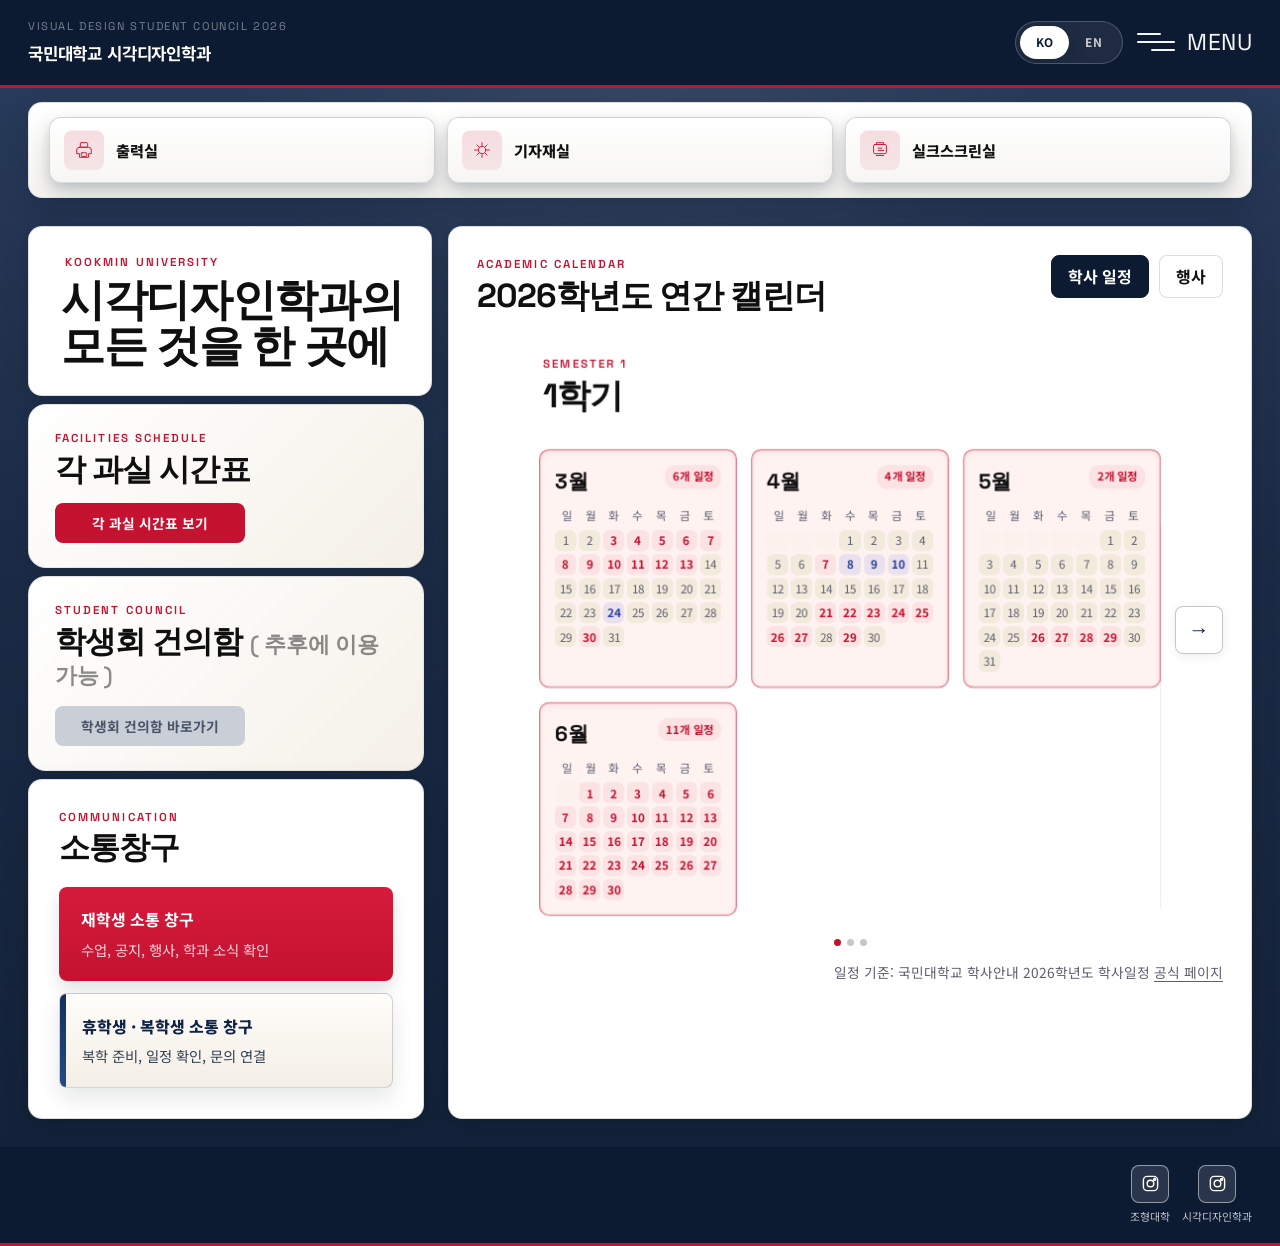
<file: index.html>
<!DOCTYPE html>
<html lang="ko">
  <head>
    <meta charset="UTF-8" />
    <meta name="viewport" content="width=device-width, initial-scale=1.0" />
    <title>국민대학교 시각디자인학과</title>
    <link rel="preconnect" href="https://fonts.googleapis.com" />
    <link rel="preconnect" href="https://fonts.gstatic.com" crossorigin />
    <link
      href="https://fonts.googleapis.com/css2?family=Space+Grotesk:wght@400;500;700&family=Noto+Sans+KR:wght@400;500;700&display=swap"
      rel="stylesheet"
    />
    <link rel="stylesheet" href="styles.css" />
  </head>
  <body>
    <div class="landing-intro" id="landing-intro" aria-hidden="true">
      <div class="landing-intro-symbol">
        <img src="assets/intro-horse.png" alt="" />
      </div>
    </div>
<header class="site-header site-header-top-copy intro-board intro-board-header">
  <div class="site-header-inner site-header-simple">
    <div class="brand-block">
      <p class="brand-year">Visual Design Student Council 2026</p>
      <strong>국민대학교 시각디자인학과</strong>
    </div>
    <div class="header-tools"></div>
  </div>
</header>

    <section class="pillars-section pillars-section-compact intro-board intro-board-pillars">
      <div class="pillars-grid">
        <a
          class="pillar-card"
          href="https://docs.google.com/spreadsheets/d/1ueQRdtSFgHM24Yy25h3oS3uFy_UHB77XrJK4QNjQKjQ/edit?gid=143962756#gid=143962756"
          target="_blank"
          rel="noreferrer"
          aria-label="출력실 링크 열기"
        >
          <span class="pillar-icon">
            <svg viewBox="0 0 48 48" aria-hidden="true">
              <path d="M14 18h20a6 6 0 0 1 6 6v8h-6v8H14v-8H8v-8a6 6 0 0 1 6-6Z"></path>
              <rect x="16" y="8" width="16" height="10" rx="2"></rect>
              <rect x="18" y="30" width="12" height="8" rx="1.5"></rect>
            </svg>
          </span>
          <span class="pillar-name">출력실</span>
        </a>
        <a
          class="pillar-card"
          href="https://sites.google.com/view/kmuvcdequipment/main-page"
          target="_blank"
          rel="noreferrer"
          aria-label="기자재실 링크 열기"
        >
          <span class="pillar-icon">
            <svg viewBox="0 0 48 48" aria-hidden="true">
              <circle cx="24" cy="24" r="8"></circle>
              <path d="M24 8v6"></path>
              <path d="M24 34v6"></path>
              <path d="M8 24h6"></path>
              <path d="M34 24h6"></path>
              <path d="m13 13 4 4"></path>
              <path d="m31 31 4 4"></path>
              <path d="m13 35 4-4"></path>
              <path d="m31 17 4-4"></path>
            </svg>
          </span>
          <span class="pillar-name">기자재실</span>
        </a>
        <a
          class="pillar-card"
          href="https://docs.google.com/forms/d/e/1FAIpQLSdU3iEA4Y1v7vtQmMi5jdUF0JfvNouxnzGt3cAtv1v3rJv_tQ/viewform"
          target="_blank"
          rel="noreferrer"
          aria-label="실크스크린실 링크 열기"
        >
          <span class="pillar-icon">
            <svg viewBox="0 0 48 48" aria-hidden="true">
              <rect x="10" y="12" width="28" height="20" rx="3"></rect>
              <path d="M16 12V8h16v4"></path>
              <path d="M16 36h16"></path>
              <path d="M20 20h8"></path>
              <path d="M20 25h12"></path>
            </svg>
          </span>
          <span class="pillar-name">실크스크린실</span>
        </a>
      </div>
    </section>

    <main class="landing-page">
      <section class="dashboard-layout">
        <div class="hero-stack intro-board intro-board-hero">
          <div class="hero-copy">
            <p class="hero-label">Kookmin University</p>
            <h1>시각디자인학과의 모든 것을 한 곳에</h1>
          </div>
          <div class="schedule-panel-block">
            <div class="schedule-banner-copy">
              <p class="panel-kicker">Facilities Schedule</p>
              <h2>각 과실 시간표</h2>
            </div>
            <div class="schedule-banner-actions">
              <a class="inline-link primary schedule-banner-link" href="room-schedule.html">각 과실 시간표 보기</a>
            </div>
          </div>
<div class="schedule-panel-block suggestion-panel-block">
  <div class="schedule-banner-copy">
    <p class="panel-kicker">Student Council</p>
    <h2>학생회 건의함 <span class="coming-soon-note">( 추후에 이용 가능 )</span></h2>
  </div>
  <div class="schedule-banner-actions">
    <a class="inline-link primary schedule-banner-link is-disabled" href="javascript:void(0)" aria-disabled="true" tabindex="-1">학생회 건의함 바로가기</a>
  </div>
</div>
          <div class="portal-panel-block">
            <div class="portal-heading">
              <p class="panel-kicker">Communication</p>
              <h2>소통창구</h2>
            </div>
            <div class="portal-actions">
              <a class="portal-button primary" href="students.html">
                <span class="button-title">재학생 소통 창구</span>
                <span class="button-meta">수업, 공지, 행사, 학과 소식 확인</span>
              </a>
              <a class="portal-button secondary" href="returning.html">
                <span class="button-title">휴학생 · 복학생 소통 창구</span>
                <span class="button-meta">복학 준비, 일정 확인, 문의 연결</span>
              </a>
            </div>
          </div>

        </div>

        <section class="year-panel intro-board intro-board-calendar" aria-labelledby="year-calendar-title">
          <div class="panel-header">
            <div>
              <p class="panel-kicker">Academic Calendar</p>
              <h2 id="year-calendar-title">2026학년도 연간 캘린더</h2>
            </div>
            <div class="panel-actions">
              <div class="view-tabs" aria-label="일정 보기 전환">
                <button class="view-tab academic active" id="academic-tab" type="button">학사 일정</button>
                <button class="view-tab event" id="event-tab" type="button">행사</button>
              </div>
            </div>
          </div>
          <div class="view-panel active" id="academic-view">
            <div class="calendar-carousel" aria-label="학사일정 섹션 슬라이드">
              <button class="carousel-arrow" id="calendar-prev" type="button" aria-label="이전 캘린더 보기">
                &#8592;
              </button>
              <div class="calendar-viewport">
                <div class="calendar-track" id="calendar-track">
                  <section class="calendar-slide">
                    <div class="calendar-section-header">
                      <div>
                        <p class="panel-kicker">Semester 1</p>
                        <h3>1학기</h3>
                      </div>
                    </div>
                    <div id="spring-calendar" class="year-calendar-grid"></div>
                  </section>
                  <section class="calendar-slide vacation-section">
                    <div class="calendar-section-header">
                      <div>
                        <p class="panel-kicker">Summer Break</p>
                        <h3>여름방학</h3>
                      </div>
                    </div>
                    <div id="vacation-calendar" class="vacation-grid"></div>
                  </section>
                  <section class="calendar-slide">
                    <div class="calendar-section-header">
                      <div>
                        <p class="panel-kicker">Semester 2</p>
                        <h3>2학기</h3>
                      </div>
                    </div>
                    <div id="fall-calendar" class="year-calendar-grid"></div>
                  </section>
                </div>
              </div>
              <button class="carousel-arrow" id="calendar-next" type="button" aria-label="다음 캘린더 보기">
                &#8594;
              </button>
            </div>
            <div class="carousel-status" id="calendar-status" aria-live="polite">
              <span class="carousel-dot active"></span>
              <span class="carousel-dot"></span>
              <span class="carousel-dot"></span>
            </div>
          </div>

          <div class="view-panel" id="event-view">
            <div class="list-panel">
              <p class="panel-kicker">Student Council Events</p>
              <h3>학생회 행사 일정</h3>
              <ul class="schedule-list event-list" id="event-list"></ul>
            </div>
          </div>
          <p class="source-note">
            일정 기준: 국민대학교 학사안내 2026학년도 학사일정
            <a href="https://www.kookmin.ac.kr/user/scGuid/scSchedule/index.do" target="_blank" rel="noreferrer">
              공식 페이지
            </a>
          </p>
        </section>
      </section>
    </main>

    <header class="site-header site-header-footer intro-board intro-board-header">
      <div class="site-header-inner site-header-simple">
        <div class="social-links">
          <a
            class="social-item"
            href="https://www.instagram.com/kmudesign/"
            target="_blank"
            rel="noreferrer"
            aria-label="국민대학교 조형대학 인스타그램"
          >
            <span class="social-link">
              <svg viewBox="0 0 24 24" aria-hidden="true">
                <rect x="3" y="3" width="18" height="18" rx="5" ry="5"></rect>
                <circle cx="12" cy="12" r="4.2"></circle>
                <circle cx="17.2" cy="6.8" r="1.2"></circle>
              </svg>
            </span>
            <span class="social-label">조형대학</span>
          </a>
          <a
            class="social-item"
            href="https://www.instagram.com/kmuvcdofficial/"
            target="_blank"
            rel="noreferrer"
            aria-label="국민대학교 시각디자인학과 학생회 인스타그램"
          >
            <span class="social-link">
              <svg viewBox="0 0 24 24" aria-hidden="true">
                <rect x="3" y="3" width="18" height="18" rx="5" ry="5"></rect>
                <circle cx="12" cy="12" r="4.2"></circle>
                <circle cx="17.2" cy="6.8" r="1.2"></circle>
              </svg>
            </span>
            <span class="social-label">시각디자인학과</span>
          </a>
        </div>
      </div>
    </header>


    <script src="script.js"></script>
    <script src="language.js"></script>
  </body>
</html>
</file>
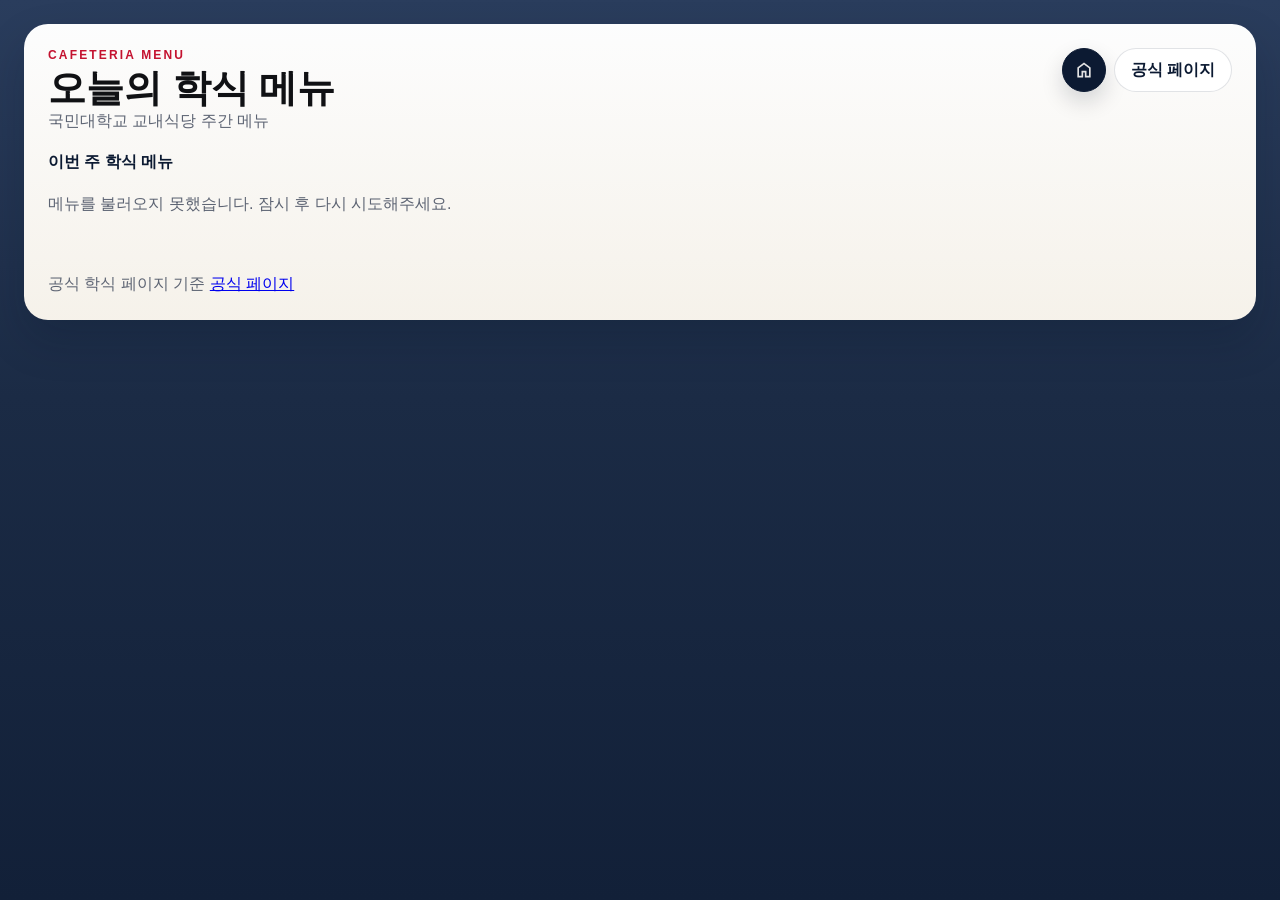
<file: cafeteria.html>
<!DOCTYPE html>
<html lang="ko">
  <head>
    <meta charset="UTF-8" />
    <meta name="viewport" content="width=device-width, initial-scale=1.0" />
    <title>오늘의 학식 메뉴</title>
    <style>
      :root {
        --bg1: #2a3d5d;
        --bg2: #1b2b45;
        --bg3: #122038;
        --panel: #fbf7ee;
        --line: rgba(12, 26, 50, 0.12);
        --ink: #101114;
        --muted: #5d6473;
        --navy: #0c1a32;
        --red: #c41230;
      }
      * { box-sizing: border-box; }
      html, body { margin: 0; min-height: 100%; }
      body {
        font-family: sans-serif;
        color: var(--ink);
        background: linear-gradient(180deg, var(--bg1) 0%, var(--bg2) 44%, var(--bg3) 100%);
      }
      .page {
        min-height: 100vh;
        padding: 24px;
      }
      .shell {
        width: min(1460px, 100%);
        margin: 0 auto;
      }
      .panel {
        display: grid;
        gap: 18px;
        padding: 24px;
        border-radius: 24px;
        background: linear-gradient(180deg, rgba(255,255,255,0.99) 0%, rgba(248,244,236,0.99) 100%);
        box-shadow: 0 20px 44px rgba(7, 17, 32, 0.18);
      }
      .topbar,
      .weekbar {
        display: flex;
        align-items: flex-start;
        justify-content: space-between;
        gap: 14px;
        flex-wrap: wrap;
      }
      .kicker {
        margin: 0 0 6px;
        color: var(--red);
        font-size: 12px;
        letter-spacing: 0.18em;
        text-transform: uppercase;
        font-weight: 700;
      }
      h1, h2, h3, h4, p { margin: 0; }
      h1 {
        font-size: clamp(28px, 3vw, 42px);
        line-height: 1.05;
      }
      .description,
      .note,
      .status,
      .source {
        color: var(--muted);
        line-height: 1.6;
      }
      .links {
        display: flex;
        gap: 8px;
        flex-wrap: wrap;
      }
      .link {
        display: inline-flex;
        align-items: center;
        justify-content: center;
        min-height: 42px;
        padding: 10px 16px;
        border-radius: 999px;
        border: 1px solid var(--line);
        background: #fff;
        color: var(--navy);
        text-decoration: none;
        font-weight: 700;
      }
      .link.primary {
        background: var(--navy);
        color: #fff;
        border-color: var(--navy);
      }
      .home-icon-link {
        width: 44px;
        height: 44px;
        min-height: 44px;
        padding: 0;
        border-radius: 999px;
        box-shadow: 0 10px 22px rgba(7, 17, 32, 0.16);
      }
      .home-icon-link img {
        width: 20px;
        height: 20px;
        display: block;
      }
      .week-title {
        color: var(--navy);
        font-size: 16px;
        font-weight: 700;
      }
      .grid-wrap {
        overflow-x: auto;
        padding-top: 12px;
        padding-bottom: 6px;
      }
      .grid {
        display: grid;
        grid-template-columns: repeat(7, minmax(210px, 1fr));
        gap: 14px;
        min-width: 1540px;
      }
      .day-card {
        display: grid;
        align-content: start;
        gap: 14px;
        padding: 18px;
        border-radius: 18px;
        border: 1px solid rgba(171, 154, 123, 0.24);
        background: var(--panel);
        box-shadow: 0 14px 30px rgba(7, 17, 32, 0.08);
      }
      .day-card.is-today {
        border-color: rgba(78, 153, 95, 0.92);
        background:
          linear-gradient(180deg, rgba(221, 245, 227, 0.95) 0%, rgba(251, 247, 238, 0.98) 22%, rgba(251, 247, 238, 1) 100%);
        box-shadow: 0 22px 40px rgba(78, 153, 95, 0.18), 0 0 0 4px rgba(122, 197, 136, 0.28);
      }
      .day-header { display: grid; gap: 8px; }
      .day-date {
        color: var(--red);
        font-size: 12px;
        letter-spacing: 0.14em;
        text-transform: uppercase;
        font-weight: 700;
      }
      .day-row {
        display: flex;
        align-items: center;
        justify-content: space-between;
        gap: 10px;
      }
      .day-row h3 {
        font-size: 26px;
        line-height: 1;
      }
      .badge {
        display: inline-flex;
        align-items: center;
        justify-content: center;
        min-height: 30px;
        padding: 4px 10px;
        border-radius: 999px;
        background: rgba(12, 26, 50, 0.08);
        color: var(--muted);
        font-size: 12px;
        font-weight: 700;
      }
      .day-card.is-today .badge {
        background: linear-gradient(180deg, rgba(113, 187, 126, 0.28) 0%, rgba(84, 160, 101, 0.18) 100%);
        color: #2f6c3c;
        box-shadow: inset 0 1px 0 rgba(255,255,255,0.7);
      }
      .day-list {
        display: grid;
        gap: 12px;
      }
      .restaurant {
        border-radius: 14px;
        border: 1px solid rgba(171, 154, 123, 0.2);
        background: rgba(255,255,255,0.72);
        overflow: hidden;
      }
      .restaurant-toggle {
        width: 100%;
        display: flex;
        align-items: center;
        justify-content: space-between;
        gap: 12px;
        padding: 14px;
        border: 0;
        background: transparent;
        color: var(--ink);
        font: inherit;
        text-align: left;
        cursor: pointer;
      }
      .restaurant-toggle h4 {
        font-size: 15px;
        line-height: 1.35;
      }
      .restaurant-arrow {
        flex-shrink: 0;
        color: var(--muted);
        font-size: 14px;
        transition: transform 180ms ease;
      }
      .restaurant.is-open .restaurant-arrow {
        transform: rotate(180deg);
      }
      .restaurant-menu {
        display: none;
        padding: 0 14px 14px;
      }
      .restaurant.is-open .restaurant-menu {
        display: grid;
        gap: 10px;
      }
      .item {
        display: grid;
        gap: 6px;
        padding-top: 10px;
        border-top: 1px solid rgba(171, 154, 123, 0.18);
      }
      .restaurant-menu .item:first-of-type {
        padding-top: 0;
        border-top: 0;
      }
      .item-label {
        color: var(--navy);
        font-size: 11px;
        letter-spacing: 0.08em;
        text-transform: uppercase;
        font-weight: 700;
      }
      .item-menu {
        color: #26303d;
        line-height: 1.65;
        font-size: 14px;
      }
      .chip {
        display: inline-flex;
        align-items: center;
        justify-content: center;
        margin-right: 6px;
        margin-bottom: 6px;
        padding: 2px 7px;
        border-radius: 999px;
        background: rgba(196, 18, 48, 0.08);
        color: var(--red);
        font-size: 11px;
        font-weight: 700;
      }
      @media (max-width: 900px) {
        .page { padding: 16px; }
        .panel { padding: 18px; }
        .grid { grid-template-columns: repeat(7, minmax(190px, 1fr)); min-width: 1400px; }
      }
    </style>
  </head>
  <body>
    <main class="page">
      <section class="shell">
        <div class="panel">
          <div class="topbar">
            <div>
              <p class="kicker">Cafeteria Menu</p>
              <h1>오늘의 학식 메뉴</h1>
              <p class="description">국민대학교 교내식당 주간 메뉴</p>
            </div>
            <div class="links">
              <a class="link primary home-icon-link" href="index.html" aria-label="메인으로 돌아가기"><img src="assets/home-icon.svg" alt="" aria-hidden="true" /></a>
              <a class="link" href="https://www.kookmin.ac.kr/user/unLvlh/lvlhSpor/todayMenu/index.do" target="_blank" rel="noreferrer">공식 페이지</a>
            </div>
          </div>

          <div class="weekbar">
            <p class="week-title">이번 주 학식 메뉴</p>
          </div>

          <p class="status" id="status">메뉴를 불러오는 중입니다.</p>

          <div class="grid-wrap">
            <div class="grid" id="week-grid"></div>
          </div>

          <p class="source">공식 학식 페이지 기준 <a href="https://www.kookmin.ac.kr/user/unLvlh/lvlhSpor/todayMenu/index.do" target="_blank" rel="noreferrer">공식 페이지</a></p>
        </div>
      </section>
    </main>

    <script>
      const SOURCE_URL = "https://r.jina.ai/http://https://www.kookmin.ac.kr/user/unLvlh/lvlhSpor/todayMenu/index.do";
      const ui = {
        loading: "메뉴를 불러오는 중입니다.",
        empty: "학식 메뉴가 아직 등록되지 않았습니다.",
        error: "메뉴를 불러오지 못했습니다. 잠시 후 다시 시도해주세요.",
        today: "오늘",
        days: { 일: "일", 월: "월", 화: "화", 수: "수", 목: "목", 금: "금", 토: "토" }
      };
      const allowedRestaurants = new Set([
        "한울식당(법학관 지하1층)",
        "학생식당(복지관 1층)",
        "교직원식당(복지관 1층)",
        "청향 한식당(법학관 5층)",
        "청향 양식당(법학관 5층)"
      ]);

      function pad(value) {
        return String(value).padStart(2, "0");
      }

      function todayIso() {
        const now = new Date();
        return `${now.getFullYear()}-${pad(now.getMonth() + 1)}-${pad(now.getDate())}`;
      }

      function escapeHtml(text) {
        return text
          .replace(/&/g, "&amp;")
          .replace(/</g, "&lt;")
          .replace(/>/g, "&gt;")
          .replace(/\"/g, "&quot;")
          .replace(/'/g, "&#39;");
      }

      function normalizeMenuText(text) {
        return text.replace(/\s+/g, " ").replace(/\|/g, " ").trim();
      }

      function formatMenu(text) {
        const escaped = escapeHtml(normalizeMenuText(text));
        return escaped
          .replace(/\[(.+?)\]/g, '<span class="chip">[$1]</span>')
          .replace(/(￦\d+)/g, "$1<br>")
          .replace(/<br>(\s*<br>)+/g, "<br>")
          .replace(/<br>$/g, "");
      }

      function parseDateHeader(raw) {
        const match = raw.match(/(\d{4})\.(\d{2})\.(\d{2})\((.)\)/);
        if (!match) return null;
        return {
          iso: `${match[1]}-${match[2]}-${match[3]}`,
          month: Number(match[2]),
          day: Number(match[3]),
          weekday: match[4]
        };
      }

      function parseTables(text) {
        const lines = text.split(/\r?\n/);
        const weekMap = new Map();
        let weekDates = [];

        for (let i = 0; i < lines.length; i += 1) {
          const line = lines[i].trim();
          if (!line.includes("메뉴 테이블| 구분 |")) continue;

          const cells = line.split("|").map((cell) => cell.trim());
          const restaurant = cells[0]
            .replace(/^국민대학교\s*/, "")
            .replace(/\s*메뉴 테이블$/, "")
            .trim();
          if (!allowedRestaurants.has(restaurant)) continue;
          const headers = cells.slice(2).filter(Boolean).map(parseDateHeader).filter(Boolean);
          if (!headers.length) continue;

          if (!weekDates.length) {
            weekDates = headers;
            headers.forEach((dateInfo) => {
              weekMap.set(dateInfo.iso, { ...dateInfo, entries: [] });
            });
          }

          for (let row = i + 2; row < lines.length; row += 1) {
            const rowLine = lines[row].trim();
            if (!rowLine.startsWith("|")) {
              i = row - 1;
              break;
            }
            const rowCells = rowLine.split("|").map((cell) => cell.trim());
            const station = rowCells[1];
            if (!station || station === "---") continue;
            const menus = rowCells.slice(2, 2 + headers.length);
            menus.forEach((menuText, idx) => {
              const normalized = normalizeMenuText(menuText || "");
              if (!normalized) return;
              const target = weekMap.get(headers[idx].iso);
              if (!target) return;
              target.entries.push({ restaurant, station, menu: normalized });
            });
          }
        }

        return weekDates.map((dateInfo) => weekMap.get(dateInfo.iso)).filter(Boolean);
      }

      function render(data) {
        const grid = document.getElementById("week-grid");
        const status = document.getElementById("status");
        grid.innerHTML = "";

        if (!data.length) {
          status.textContent = ui.empty;
          return;
        }

        status.style.display = "none";
        const today = todayIso();

        data.forEach((dayInfo) => {
          const card = document.createElement("article");
          card.className = "day-card" + (dayInfo.iso === today ? " is-today" : "");

          const grouped = new Map();
          dayInfo.entries.forEach((entry) => {
            if (!grouped.has(entry.restaurant)) grouped.set(entry.restaurant, []);
            grouped.get(entry.restaurant).push(entry);
          });

          const restaurantsHtml = Array.from(grouped.entries()).map(([restaurant, entries], restaurantIndex) => {
            const itemsHtml = entries.map((entry) => `
              <div class="item">
                <p class="item-label">${escapeHtml(entry.station)}</p>
                <p class="item-menu">${formatMenu(entry.menu)}</p>
              </div>
            `).join("");
            const openClass = dayInfo.iso === today && restaurantIndex === 0 ? " is-open" : "";
            return `
              <section class="restaurant${openClass}">
                <button class="restaurant-toggle" type="button">
                  <h4>${escapeHtml(restaurant)}</h4>
                  <span class="restaurant-arrow">▼</span>
                </button>
                <div class="restaurant-menu">
                  ${itemsHtml}
                </div>
              </section>
            `;
          }).join("");

          card.innerHTML = `
            <div class="day-header">
              <p class="day-date">${dayInfo.month}.${dayInfo.day}</p>
              <div class="day-row">
                <h3>${ui.days[dayInfo.weekday] || dayInfo.weekday}</h3>
                <span class="badge">${dayInfo.iso === today ? ui.today : dayInfo.iso}</span>
              </div>
            </div>
            <div class="day-list">${restaurantsHtml}</div>
          `;

          grid.appendChild(card);
        });

        grid.querySelectorAll(".restaurant-toggle").forEach((button) => {
          button.addEventListener("click", () => {
            const section = button.closest(".restaurant");
            if (section) {
              section.classList.toggle("is-open");
            }
          });
        });
      }

      async function start() {
        const status = document.getElementById("status");
        status.textContent = ui.loading;
        try {
          const response = await fetch(SOURCE_URL);
          const text = await response.text();
          render(parseTables(text));
        } catch (error) {
          status.textContent = ui.error;
        }
      }

      start();
    </script>
  </body>
</html>
</file>
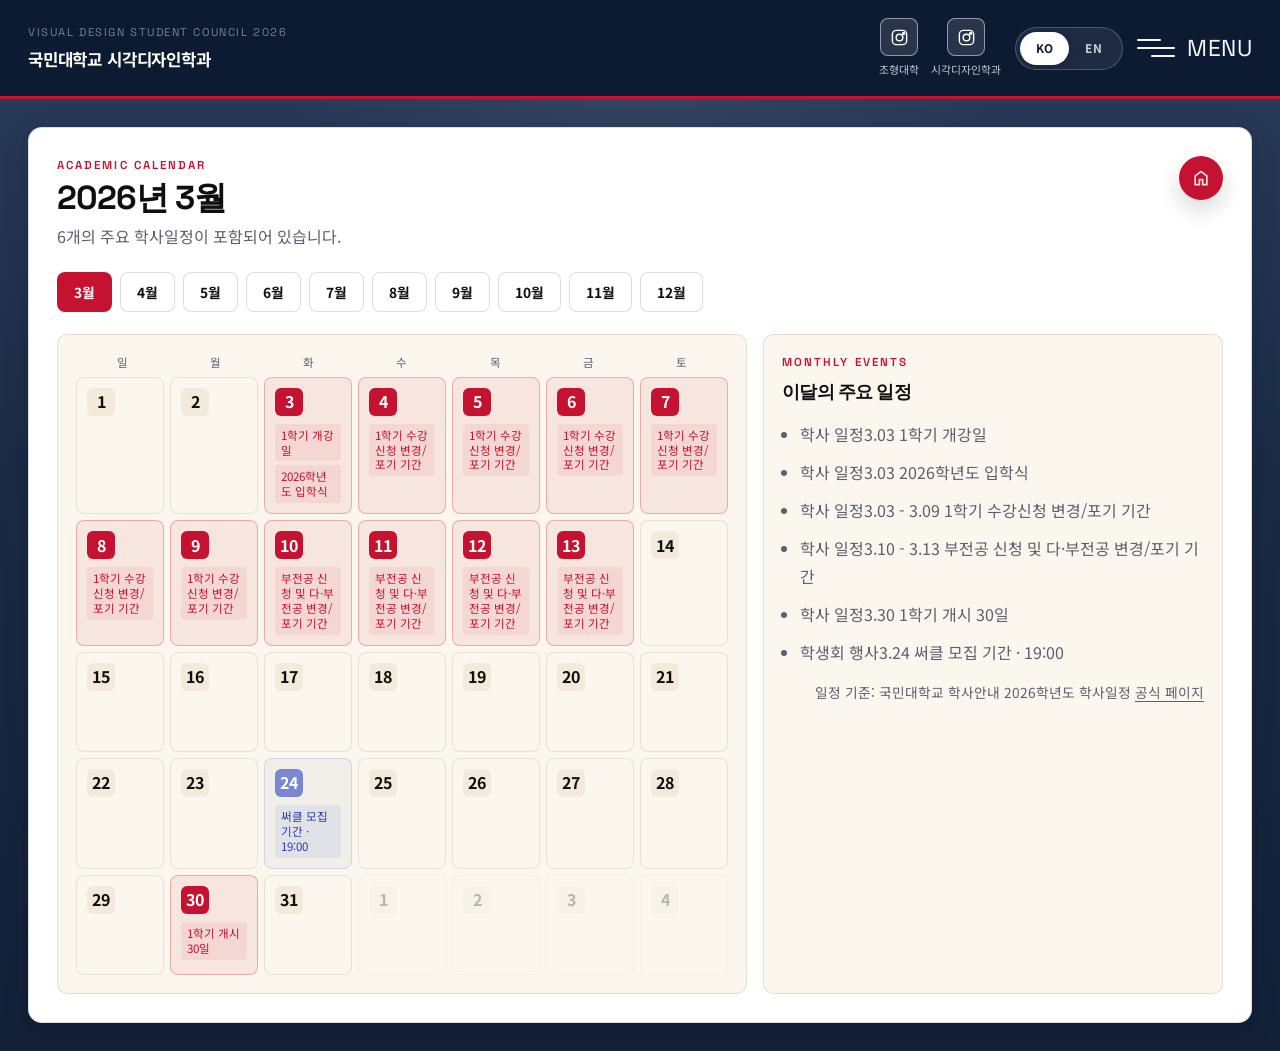
<file: calendar.html>
<!DOCTYPE html>
<html lang="ko">
  <head>
    <meta charset="UTF-8" />
    <meta name="viewport" content="width=device-width, initial-scale=1.0" />
    <title>2026 학사일정 캘린더</title>
    <link rel="preconnect" href="https://fonts.googleapis.com" />
    <link rel="preconnect" href="https://fonts.gstatic.com" crossorigin />
    <link
      href="https://fonts.googleapis.com/css2?family=Space+Grotesk:wght@400;500;700&family=Noto+Sans+KR:wght@400;500;700&display=swap"
      rel="stylesheet"
    />
    <link rel="stylesheet" href="styles.css" />
  </head>
  <body>
    <header class="site-header">
      <div class="site-header-inner site-header-simple">

        <div class="brand-block">
          <p class="brand-year">Visual Design Student Council 2026</p>
          <strong>국민대학교 시각디자인학과</strong>
        </div>
        <div class="social-links">
          <a class="social-item" href="https://www.instagram.com/kmudesign/" target="_blank" rel="noreferrer" aria-label="국민대학교 조형대학 인스타그램">
            <span class="social-link">
              <svg viewBox="0 0 24 24" aria-hidden="true">
                <rect x="3" y="3" width="18" height="18" rx="5" ry="5"></rect>
                <circle cx="12" cy="12" r="4.2"></circle>
                <circle cx="17.2" cy="6.8" r="1.2"></circle>
              </svg>
            </span>
            <span class="social-label">조형대학</span>
          </a>
          <a class="social-item" href="https://www.instagram.com/kmuvcdofficial/" target="_blank" rel="noreferrer" aria-label="국민대학교 시각디자인학과 학생회 인스타그램">
            <span class="social-link">
              <svg viewBox="0 0 24 24" aria-hidden="true">
                <rect x="3" y="3" width="18" height="18" rx="5" ry="5"></rect>
                <circle cx="12" cy="12" r="4.2"></circle>
                <circle cx="17.2" cy="6.8" r="1.2"></circle>
              </svg>
            </span>
            <span class="social-label">시각디자인학과</span>
          </a>
        </div>
      </div>
    </header>
    <main class="calendar-page">
      <section class="calendar-shell">
        <div class="calendar-panel">
          <div class="calendar-topbar">
            <div>
              <p id="month-label" class="month-label"></p>
              <h2 id="month-title"></h2>
              <p id="month-description" class="panel-description"></p>
            </div>
            <div class="calendar-links">
              <a class="inline-link primary home-icon-link" href="index.html" aria-label="메인으로 돌아가기"><img src="assets/home-icon.svg" alt="" aria-hidden="true" /></a>
            </div>
          </div>

          <div class="month-navigation" id="month-navigation"></div>

          <div class="calendar-grid-layout">
            <section class="calendar-board">
              <div class="calendar-weekdays">
                <span>일</span>
                <span>월</span>
                <span>화</span>
                <span>수</span>
                <span>목</span>
                <span>금</span>
                <span>토</span>
              </div>
              <div class="calendar-days" id="calendar-days"></div>
            </section>

            <aside class="event-board">
              <div class="month-header">
                <div>
                  <p class="panel-kicker">Monthly Events</p>
                  <h3>이달의 주요 일정</h3>
                </div>
              </div>
              <ul class="month-event-list" id="month-events"></ul>
              <p class="source-note">
                공식 기준: 국민대학교 학사안내 2026학년도 학사일정
                <a href="https://www.kookmin.ac.kr/user/scGuid/scSchedule/index.do" target="_blank" rel="noreferrer">
                  공식 페이지
                </a>
              </p>
            </aside>
          </div>
        </div>
      </section>
    </main>

    <script src="script.js"></script>
    <script src="language.js"></script>
  </body>
</html>
</file>
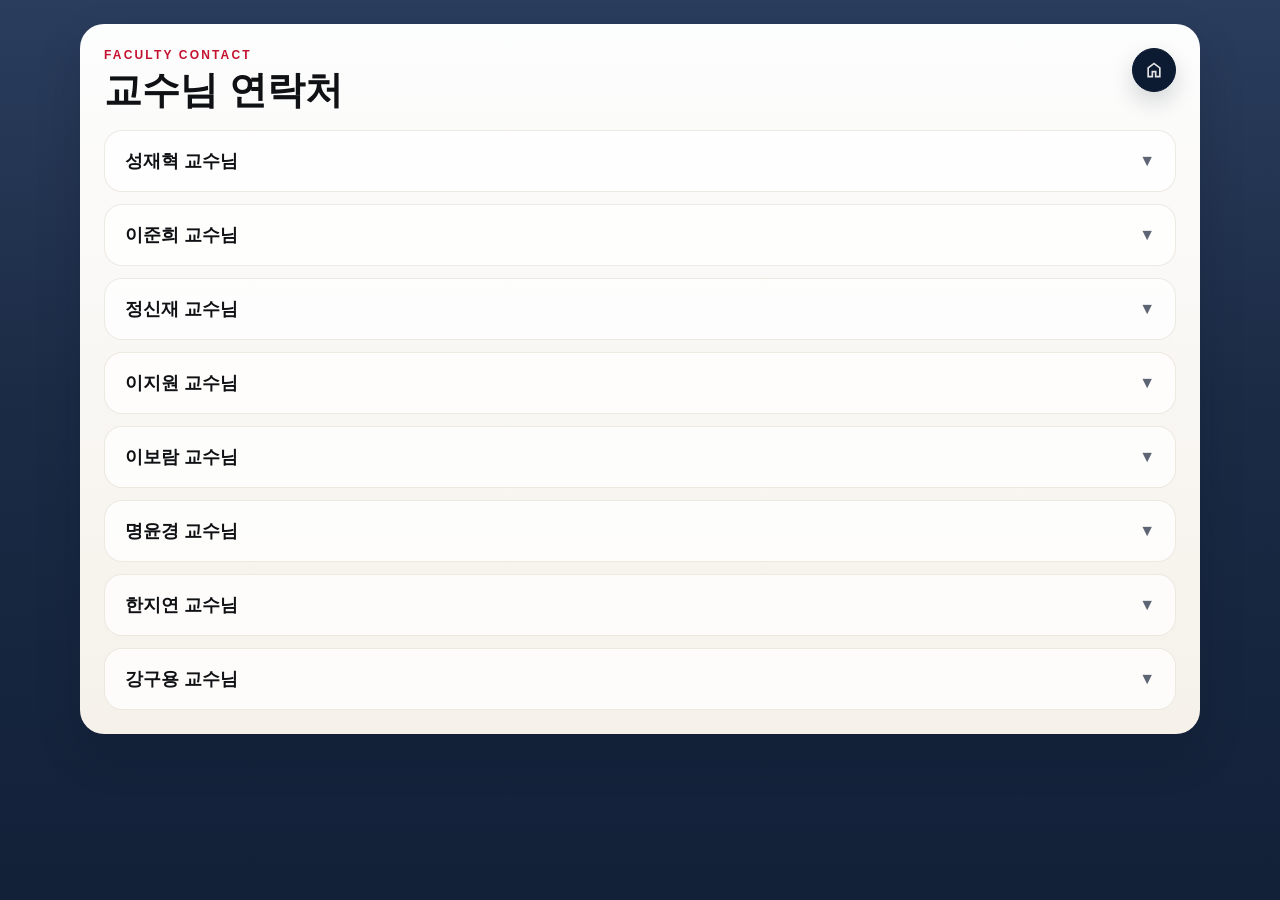
<file: faculty.html>
<!DOCTYPE html>
<html lang="ko">
  <head>
    <meta charset="UTF-8" />
    <meta name="viewport" content="width=device-width, initial-scale=1.0" />
    <title>교수님 연락처</title>
    <style>
      :root {
        --bg1: #2a3d5d;
        --bg2: #1b2b45;
        --bg3: #122038;
        --panel: #fbf7ee;
        --line: rgba(12, 26, 50, 0.12);
        --ink: #101114;
        --muted: #5d6473;
        --navy: #0c1a32;
        --red: #c41230;
      }
      * { box-sizing: border-box; }
      html, body { margin: 0; min-height: 100%; }
      body {
        font-family: sans-serif;
        color: var(--ink);
        background: linear-gradient(180deg, var(--bg1) 0%, var(--bg2) 44%, var(--bg3) 100%);
      }
      .page {
        min-height: 100vh;
        padding: 24px;
      }
      .shell {
        width: min(1120px, 100%);
        margin: 0 auto;
      }
      .panel {
        display: grid;
        gap: 20px;
        padding: 24px;
        border-radius: 24px;
        background: linear-gradient(180deg, rgba(255,255,255,0.99) 0%, rgba(248,244,236,0.99) 100%);
        box-shadow: 0 20px 44px rgba(7, 17, 32, 0.18);
      }
      .topbar {
        display: flex;
        align-items: flex-start;
        justify-content: space-between;
        gap: 14px;
        flex-wrap: wrap;
      }
      .title-copy {
        display: grid;
        gap: 8px;
      }
      .kicker {
        margin: 0;
        color: var(--red);
        font-size: 12px;
        letter-spacing: 0.18em;
        text-transform: uppercase;
        font-weight: 700;
      }
      h1, h2, h3, p { margin: 0; }
      h1 {
        font-size: clamp(28px, 3vw, 42px);
        line-height: 1.05;
      }
      .description,
      .mail-meta,
      .tips-copy {
        color: var(--muted);
        line-height: 1.6;
      }
      .actions {
        display: flex;
        align-items: center;
        gap: 10px;
        flex-wrap: wrap;
      }
      .link,
      .tips-trigger {
        display: inline-flex;
        align-items: center;
        justify-content: center;
        min-height: 42px;
        padding: 10px 16px;
        border-radius: 999px;
        border: 1px solid var(--line);
        background: #fff;
        color: var(--navy);
        text-decoration: none;
        font: inherit;
        font-weight: 700;
      }
      .link.primary {
        background: var(--navy);
        color: #fff;
        border-color: var(--navy);
      }
      .home-icon-link {
        width: 44px;
        height: 44px;
        min-height: 44px;
        padding: 0;
        border-radius: 999px;
        box-shadow: 0 10px 22px rgba(7, 17, 32, 0.16);
      }
      .home-icon-link img {
        width: 20px;
        height: 20px;
        display: block;
      }
      .tips-anchor {
        position: relative;
        display: inline-flex;
      }
      .tips-panel {
        position: absolute;
        top: calc(100% + 12px);
        right: 0;
        width: 320px;
        padding: 16px 18px;
        border-radius: 18px;
        border: 1px solid rgba(12, 26, 50, 0.12);
        background: linear-gradient(180deg, rgba(255,255,255,0.98) 0%, rgba(246,241,232,0.98) 100%);
        box-shadow: 0 18px 34px rgba(7, 17, 32, 0.18);
        opacity: 0;
        visibility: hidden;
        transform: translateY(-8px);
        transition: opacity 180ms ease, transform 180ms ease, visibility 180ms ease;
        pointer-events: none;
      }
      .tips-anchor:hover .tips-panel,
      .tips-anchor:focus-within .tips-panel {
        opacity: 1;
        visibility: visible;
        transform: translateY(0);
      }
      .tips-panel h3 {
        font-size: 16px;
        margin-bottom: 8px;
      }
      .tips-list {
        display: grid;
        gap: 6px;
      }
      .tips-list p {
        margin: 0;
        color: var(--muted);
        line-height: 1.5;
      }
      .faculty-list {
        display: grid;
        gap: 12px;
      }
      .faculty-card {
        border-radius: 18px;
        border: 1px solid rgba(171, 154, 123, 0.2);
        background: rgba(255,255,255,0.74);
        overflow: hidden;
      }
      .faculty-toggle {
        width: 100%;
        display: flex;
        align-items: center;
        justify-content: space-between;
        gap: 14px;
        padding: 18px 20px;
        border: 0;
        background: transparent;
        color: var(--ink);
        font: inherit;
        text-align: left;
        cursor: pointer;
      }
      .faculty-toggle strong {
        font-size: 18px;
      }
      .faculty-arrow {
        color: var(--muted);
        transition: transform 180ms ease;
      }
      .faculty-card.is-open .faculty-arrow {
        transform: rotate(180deg);
      }
      .faculty-mail {
        display: none;
        padding: 0 20px 18px;
      }
      .faculty-card.is-open .faculty-mail {
        display: grid;
        gap: 8px;
      }
      .mail-label {
        color: var(--navy);
        font-size: 11px;
        letter-spacing: 0.08em;
        text-transform: uppercase;
        font-weight: 700;
      }
      .mail-box {
        padding: 14px 16px;
        border-radius: 14px;
        background: var(--panel);
        border: 1px solid rgba(171, 154, 123, 0.2);
      }
      @media (max-width: 900px) {
        .page { padding: 16px; }
        .panel { padding: 18px; }
        .tips-panel {
          right: auto;
          left: 0;
          width: min(320px, calc(100vw - 32px));
        }
      }
    </style>
  </head>
  <body>
    <main class="page">
      <section class="shell">
        <div class="panel">
          <div class="topbar">
            <div class="title-copy">
              <p class="kicker">Faculty Contact</p>
              <h1>교수님 연락처</h1>
            </div>
            <div class="actions">
              <a class="link primary home-icon-link" href="index.html" aria-label="메인으로 돌아가기"><img src="assets/home-icon.svg" alt="" aria-hidden="true" /></a>
            </div>
          </div>

          <div class="faculty-list" id="faculty-list"></div>
        </div>
      </section>
    </main>

    <script>
      const professors = [
        { name: "성재혁 교수님", email: "jhsung@kookmin.ac.kr" },
        { name: "이준희 교수님", email: "jazz@kookmin.ac.kr" },
        { name: "정신재 교수님", email: "shine.jay.jung@gmail.com" },
        { name: "이지원 교수님", email: "jiwonlee@kookmin.ac.kr" },
        { name: "이보람 교수님", email: "br.lee@kookmin.ac.kr" },
        { name: "명윤경 교수님", email: "ymyung0712@kookmin.ac.kr" },
        { name: "한지연 교수님", email: "hanjiyon@kookmin.ac.kr" },
        { name: "강구용 교수님", email: "Kanggr9@gmail.com" }
      ];

      const list = document.getElementById("faculty-list");

      professors.forEach(({ name, email }) => {
        const card = document.createElement("section");
        card.className = "faculty-card";
        card.innerHTML = `
          <button class="faculty-toggle" type="button">
            <strong>${name}</strong>
            <span class="faculty-arrow">▼</span>
          </button>
          <div class="faculty-mail">
            <p class="mail-label">Mail</p>
            <div class="mail-box">
              <p class="mail-meta">${email}</p>
            </div>
          </div>
        `;
        list.appendChild(card);
      });

      list.querySelectorAll('.faculty-toggle').forEach((button) => {
        button.addEventListener('click', () => {
          button.closest('.faculty-card')?.classList.toggle('is-open');
        });
      });
    </script>
  </body>
</html>
</file>
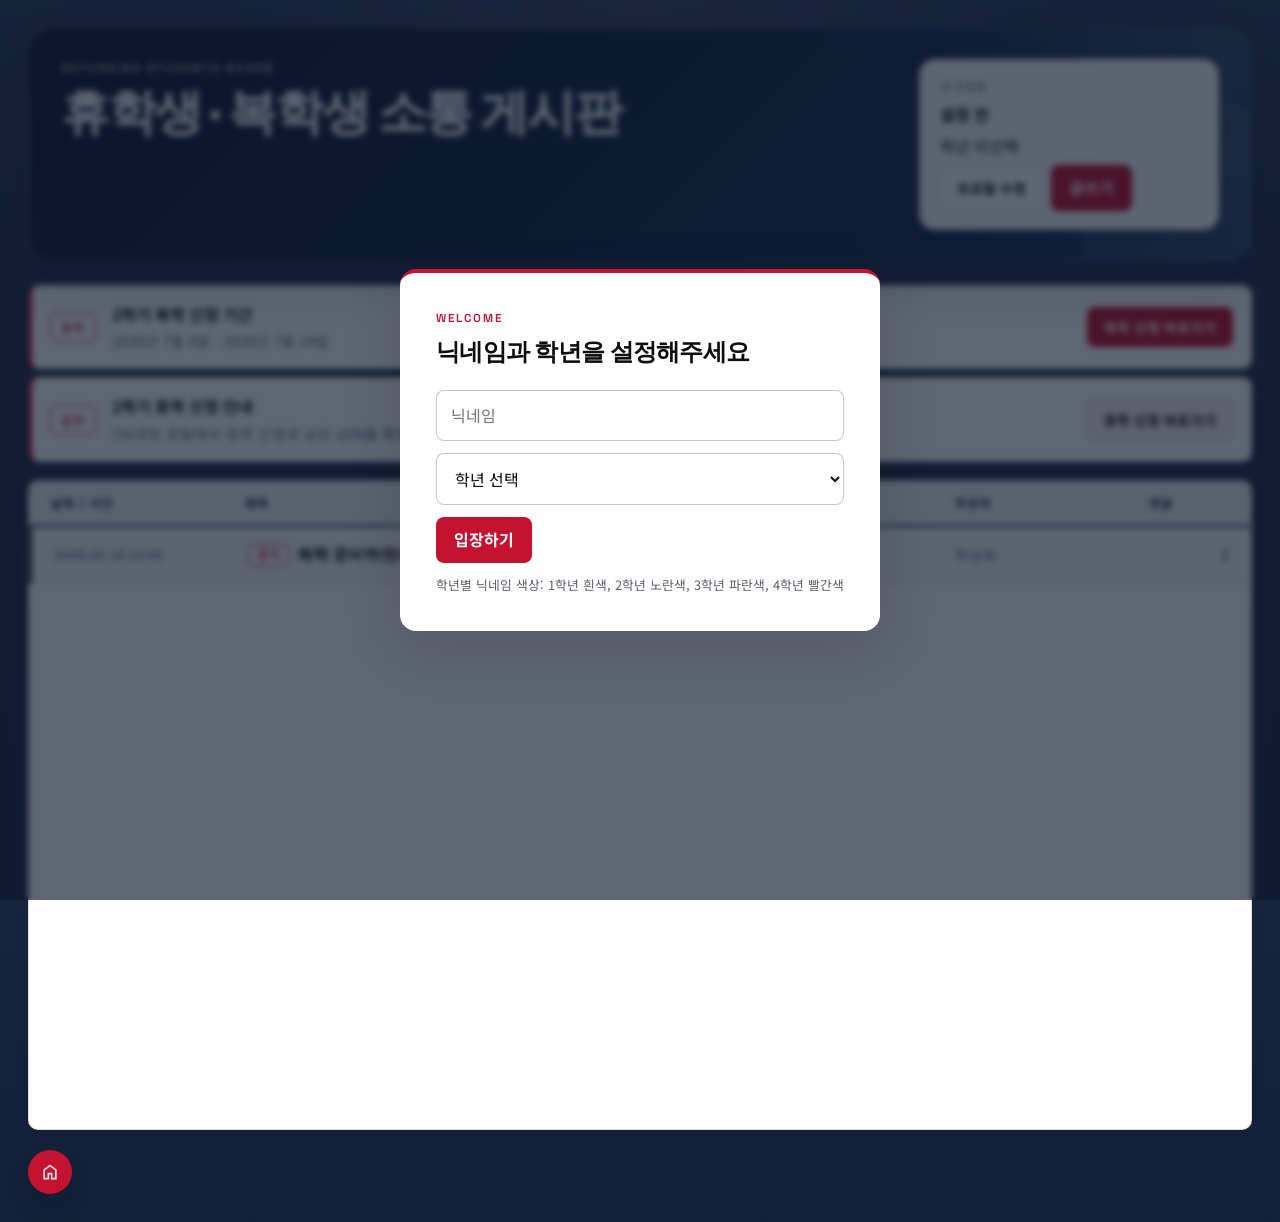
<file: returning.html>
<!DOCTYPE html>
<html lang="ko">
  <head>
    <meta charset="UTF-8" />
    <meta name="viewport" content="width=device-width, initial-scale=1.0" />
    <title>휴학생 · 복학생 소통 창구</title>
    <link rel="preconnect" href="https://fonts.googleapis.com" />
    <link rel="preconnect" href="https://fonts.gstatic.com" crossorigin />
    <link
      href="https://fonts.googleapis.com/css2?family=Space+Grotesk:wght@400;500;700&family=Noto+Sans+KR:wght@400;500;700&display=swap"
      rel="stylesheet"
    />
    <link rel="stylesheet" href="styles.css" />
  </head>
  <body data-board-type="returning">
    <main class="board-page">
      <section class="board-shell">
        <div class="board-page-top">
          <div>
            <p class="portal-eyebrow">Returning Students Board</p>
            <h1 class="board-page-title">휴학생 · 복학생 소통 게시판</h1>
          </div>
          <div class="board-profile board-profile-top" id="board-profile">
            <span class="profile-label">내 프로필</span>
            <strong id="profile-name">설정 전</strong>
            <span id="profile-grade">학년 미선택</span>
            <div class="board-top-actions">
              <button class="inline-link" id="edit-profile" type="button">프로필 수정</button>
              <button class="post-submit" id="open-write-modal" type="button">글쓰기</button>
            </div>
          </div>
        </div>

        <section class="notice-strip">
          <div class="notice-card">
            <span class="notice-chip">공지</span>
            <div>
              <strong>2학기 복학 신청 기간</strong>
              <p>2026년 7월 6일 - 2026년 7월 24일</p>
            </div>
            <a class="inline-link primary" href="https://www.kookmin.ac.kr/comm/menu/user/e1c6c542f5c3f009ef24a10b89683abd/content/index.do" target="_blank" rel="noreferrer">복학 신청 바로가기</a>
          </div>
          <div class="notice-card">
            <span class="notice-chip">공지</span>
            <div>
              <strong>2학기 휴학 신청 안내</strong>
              <p>ON국민 포털에서 휴학 신청과 승인 상태를 확인할 수 있습니다.</p>
            </div>
            <a class="inline-link notice-mint-link" href="https://www.kookmin.ac.kr/comm/menu/user/e1c6c542f5c3f009ef24a10b89683abd/content/index.do" target="_blank" rel="noreferrer">휴학 신청 바로가기</a>
          </div>
        </section>

        <section class="posts-panel board-feed-panel">
          <div class="board-table-head">
            <span>날짜 / 시간</span>
            <span>제목</span>
            <span>작성자</span>
            <span>댓글</span>
          </div>
          <div id="board-post-list" class="board-post-list board-post-table"></div>
        </section>

        <div class="board-bottom-link">
          <a class="inline-link primary home-icon-link" href="index.html" aria-label="메인으로 돌아가기"><img src="assets/home-icon.svg" alt="" aria-hidden="true" /></a>
        </div>
      </section>
    </main>

    <div class="profile-modal" id="profile-modal" role="dialog" aria-modal="true" aria-labelledby="profile-modal-title">
      <div class="profile-card">
        <p class="panel-kicker">Welcome</p>
        <h2 id="profile-modal-title">닉네임과 학년을 설정해주세요</h2>
        <form id="profile-form" class="profile-form">
          <input id="nickname-input" type="text" maxlength="16" placeholder="닉네임" required />
          <select id="grade-select" required>
            <option value="">학년 선택</option>
            <option value="1">1학년</option>
            <option value="2">2학년</option>
            <option value="3">3학년</option>
            <option value="4">4학년</option>
          </select>
          <button class="post-submit" type="submit">입장하기</button>
        </form>
        <p class="profile-guide">학년별 닉네임 색상: 1학년 흰색, 2학년 노란색, 3학년 파란색, 4학년 빨간색</p>
      </div>
    </div>

    <div class="profile-modal" id="write-modal" role="dialog" aria-modal="true" aria-labelledby="write-modal-title">
      <div class="profile-card profile-card-large">
        <p class="panel-kicker">Write Post</p>
        <h2 id="write-modal-title">새 게시글 작성</h2>
        <form id="post-form" class="profile-form">
          <input id="post-title" type="text" placeholder="제목을 입력하세요" maxlength="60" required />
          <textarea id="post-content" rows="6" placeholder="내용을 입력하세요." required></textarea>
          <div class="modal-actions">
            <button class="inline-link" id="close-write-modal" type="button">닫기</button>
            <button class="post-submit" type="submit">게시하기</button>
          </div>
        </form>
      </div>
    </div>

    <div class="profile-modal" id="detail-modal" role="dialog" aria-modal="true" aria-labelledby="detail-modal-title">
      <div class="profile-card profile-card-detail">
        <div class="detail-modal-top">
          <div>
            <p class="panel-kicker">Post Detail</p>
            <h2 id="detail-modal-title">게시글 보기</h2>
          </div>
          <button class="inline-link" id="close-detail-modal" type="button">닫기</button>
        </div>
        <div id="board-detail" class="board-detail"></div>
      </div>
    </div>

    <script src="script.js"></script>
    <script src="language.js"></script>
  </body>
</html>
</file>
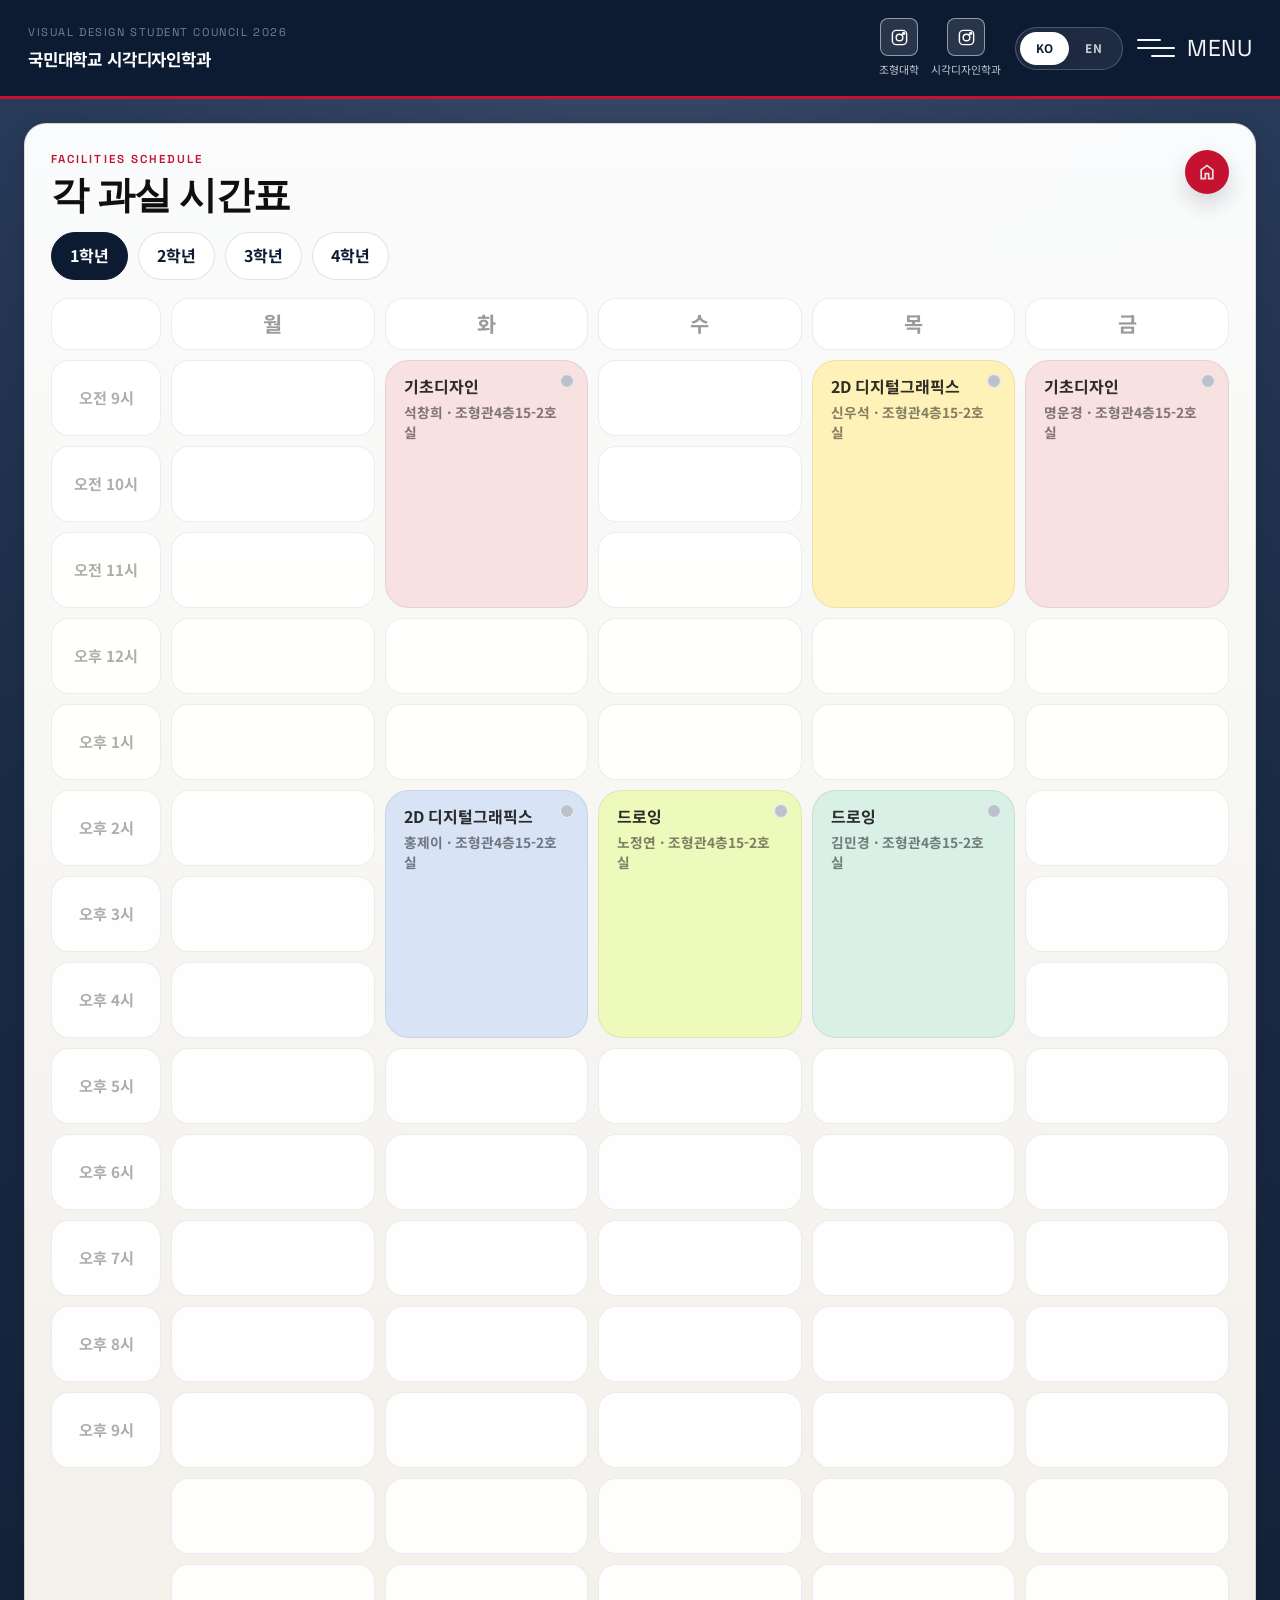
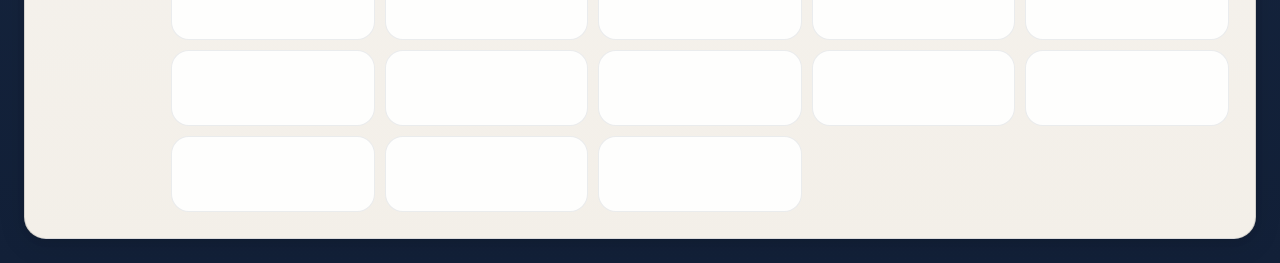
<file: room-schedule.html>
<!DOCTYPE html>
<html lang="ko">
  <head>
    <meta charset="UTF-8" />
    <meta name="viewport" content="width=device-width, initial-scale=1.0" />
    <title>각 과실 시간표</title>
    <link rel="preconnect" href="https://fonts.googleapis.com" />
    <link rel="preconnect" href="https://fonts.gstatic.com" crossorigin />
    <link
      href="https://fonts.googleapis.com/css2?family=Space+Grotesk:wght@400;500;700&family=Noto+Sans+KR:wght@400;500;700&display=swap"
      rel="stylesheet"
    />
    <link rel="stylesheet" href="styles.css" />
  </head>
  <body>
    <header class="site-header">
      <div class="site-header-inner site-header-simple">
        <div class="brand-block">
          <p class="brand-year">Visual Design Student Council 2026</p>
          <strong>국민대학교 시각디자인학과</strong>
        </div>
        <div class="social-links">
          <a class="social-item" href="https://www.instagram.com/kmudesign/" target="_blank" rel="noreferrer" aria-label="국민대학교 조형대학 인스타그램">
            <span class="social-link">
              <svg viewBox="0 0 24 24" aria-hidden="true">
                <rect x="3" y="3" width="18" height="18" rx="5" ry="5"></rect>
                <circle cx="12" cy="12" r="4.2"></circle>
                <circle cx="17.2" cy="6.8" r="1.2"></circle>
              </svg>
            </span>
            <span class="social-label">조형대학</span>
          </a>
          <a class="social-item" href="https://www.instagram.com/kmuvcdofficial/" target="_blank" rel="noreferrer" aria-label="국민대학교 시각디자인학과 학생회 인스타그램">
            <span class="social-link">
              <svg viewBox="0 0 24 24" aria-hidden="true">
                <rect x="3" y="3" width="18" height="18" rx="5" ry="5"></rect>
                <circle cx="12" cy="12" r="4.2"></circle>
                <circle cx="17.2" cy="6.8" r="1.2"></circle>
              </svg>
            </span>
            <span class="social-label">시각디자인학과</span>
          </a>
        </div>
      </div>
    </header>

    <main class="room-schedule-page">
      <section class="room-schedule-shell">
        <div class="room-schedule-panel">
          <div class="room-schedule-topbar">
            <div>
              <p class="panel-kicker">Facilities Schedule</p>
              <h1 class="room-schedule-title">각 과실 시간표</h1>
            </div>
            <div class="calendar-links">
              <a class="inline-link primary home-icon-link" href="index.html" aria-label="메인으로 돌아가기"><img src="assets/home-icon.svg" alt="" aria-hidden="true" /></a>
            </div>
          </div>

          <div class="room-grade-tabs" aria-label="학년 선택">
            <button class="room-grade-tab active" type="button" data-grade-tab="1">1학년</button>
            <button class="room-grade-tab" type="button" data-grade-tab="2">2학년</button>
            <button class="room-grade-tab" type="button" data-grade-tab="3">3학년</button>
            <button class="room-grade-tab" type="button" data-grade-tab="4">4학년</button>
          </div>

          <section class="room-schedule-board" aria-labelledby="room-schedule-heading">
            <div class="room-schedule-board-inner">
              <div class="room-schedule-head">
                <span class="room-schedule-head-spacer"></span>
                <span class="room-schedule-day">월</span>
                <span class="room-schedule-day">화</span>
                <span class="room-schedule-day">수</span>
                <span class="room-schedule-day">목</span>
                <span class="room-schedule-day">금</span>
              </div>
              <div class="room-schedule-main">
                <div class="room-schedule-times-left" id="room-schedule-times-left"></div>
                <div class="room-schedule-grid" id="room-schedule-grid"></div>
              </div>
            </div>
          </section>
        </div>
      </section>
    </main>

    <script src="script.js"></script>
    <script src="language.js"></script>
  </body>
</html>
</file>
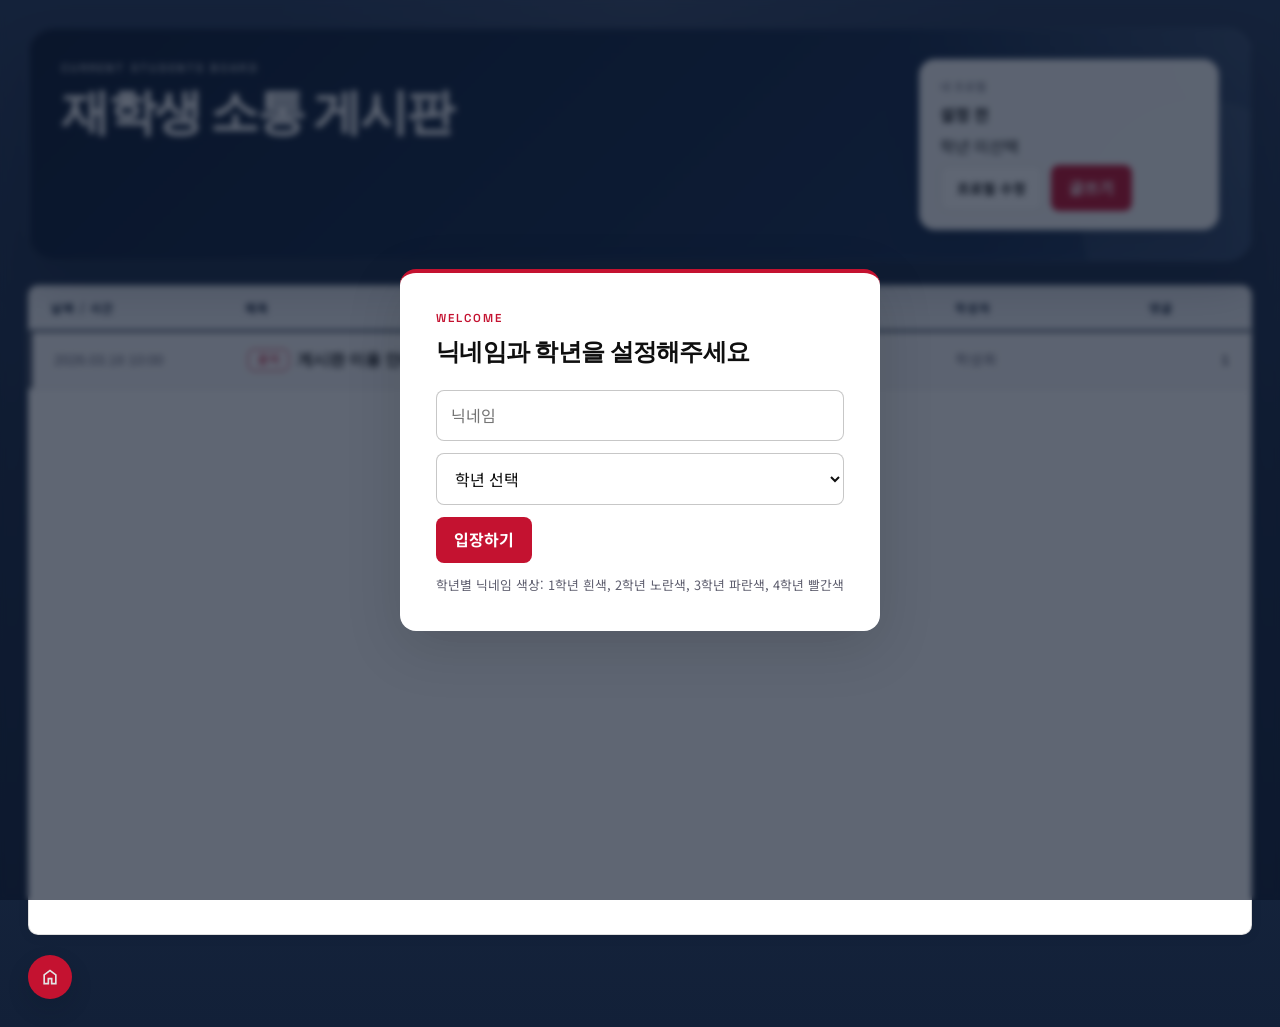
<file: students.html>
<!DOCTYPE html>
<html lang="ko">
  <head>
    <meta charset="UTF-8" />
    <meta name="viewport" content="width=device-width, initial-scale=1.0" />
    <title>재학생 소통 창구</title>
    <link rel="preconnect" href="https://fonts.googleapis.com" />
    <link rel="preconnect" href="https://fonts.gstatic.com" crossorigin />
    <link
      href="https://fonts.googleapis.com/css2?family=Space+Grotesk:wght@400;500;700&family=Noto+Sans+KR:wght@400;500;700&display=swap"
      rel="stylesheet"
    />
    <link rel="stylesheet" href="styles.css" />
  </head>
  <body data-board-type="students">
    <main class="board-page">
      <section class="board-shell">
        <div class="board-page-top">
          <div>
            <p class="portal-eyebrow">Current Students Board</p>
            <h1 class="board-page-title">재학생 소통 게시판</h1>
          </div>
          <div class="board-profile board-profile-top" id="board-profile">
            <span class="profile-label">내 프로필</span>
            <strong id="profile-name">설정 전</strong>
            <span id="profile-grade">학년 미선택</span>
            <div class="board-top-actions">
              <button class="inline-link" id="edit-profile" type="button">프로필 수정</button>
              <button class="post-submit" id="open-write-modal" type="button">글쓰기</button>
            </div>
          </div>
        </div>

        <section class="posts-panel board-feed-panel">
          <div class="board-table-head">
            <span>날짜 / 시간</span>
            <span>제목</span>
            <span>작성자</span>
            <span>댓글</span>
          </div>
          <div id="board-post-list" class="board-post-list board-post-table"></div>
        </section>

        <div class="board-bottom-link">
          <a class="inline-link primary home-icon-link" href="index.html" aria-label="메인으로 돌아가기"><img src="assets/home-icon.svg" alt="" aria-hidden="true" /></a>
        </div>
      </section>
    </main>

    <div class="profile-modal" id="profile-modal" role="dialog" aria-modal="true" aria-labelledby="profile-modal-title">
      <div class="profile-card">
        <p class="panel-kicker">Welcome</p>
        <h2 id="profile-modal-title">닉네임과 학년을 설정해주세요</h2>
        <form id="profile-form" class="profile-form">
          <input id="nickname-input" type="text" maxlength="16" placeholder="닉네임" required />
          <select id="grade-select" required>
            <option value="">학년 선택</option>
            <option value="1">1학년</option>
            <option value="2">2학년</option>
            <option value="3">3학년</option>
            <option value="4">4학년</option>
          </select>
          <button class="post-submit" type="submit">입장하기</button>
        </form>
        <p class="profile-guide">학년별 닉네임 색상: 1학년 흰색, 2학년 노란색, 3학년 파란색, 4학년 빨간색</p>
      </div>
    </div>

    <div class="profile-modal" id="write-modal" role="dialog" aria-modal="true" aria-labelledby="write-modal-title">
      <div class="profile-card profile-card-large">
        <p class="panel-kicker">Write Post</p>
        <h2 id="write-modal-title">새 게시글 작성</h2>
        <form id="post-form" class="profile-form">
          <input id="post-title" type="text" placeholder="제목을 입력하세요" maxlength="60" required />
          <textarea id="post-content" rows="6" placeholder="내용을 입력하세요." required></textarea>
          <div class="modal-actions">
            <button class="inline-link" id="close-write-modal" type="button">닫기</button>
            <button class="post-submit" type="submit">게시하기</button>
          </div>
        </form>
      </div>
    </div>

    <div class="profile-modal" id="detail-modal" role="dialog" aria-modal="true" aria-labelledby="detail-modal-title">
      <div class="profile-card profile-card-detail">
        <div class="detail-modal-top">
          <div>
            <p class="panel-kicker">Post Detail</p>
            <h2 id="detail-modal-title">게시글 보기</h2>
          </div>
          <button class="inline-link" id="close-detail-modal" type="button">닫기</button>
        </div>
        <div id="board-detail" class="board-detail"></div>
      </div>
    </div>

    <script src="script.js"></script>
    <script src="language.js"></script>
  </body>
</html>
</file>
<file: styles.css>
/* =============================================================================
   KMU Visual Design — Official Design System
   ============================================================================= */

:root {
  --bg: #f4f3ef;
  --bg-alt: #eceae4;
  --white: #ffffff;
  --ink: #0f0f0f;
  --muted: #5e5e6e;
  --subtle: #9a9aaa;
  --navy: #0c1a32;
  --navy-hover: #152644;
  --red: #c41230;
  --red-hover: #a50e28;
  --red-soft: rgba(196, 18, 48, 0.07);
  --border: rgba(0, 0, 0, 0.08);
  --border-mid: rgba(0, 0, 0, 0.13);
  --border-strong: rgba(0, 0, 0, 0.22);
  --shadow-xs: 0 1px 4px rgba(0,0,0,0.05);
  --shadow-sm: 0 2px 12px rgba(0,0,0,0.07);
  --shadow-md: 0 6px 28px rgba(0,0,0,0.1), 0 2px 8px rgba(0,0,0,0.06);
  --shadow-lg: 0 16px 56px rgba(0,0,0,0.14);

  /* compatibility aliases for script.js rendered elements */
  --primary: var(--red);
  --primary-contrast: #ffffff;
  --accent: var(--red);
  --accent-soft: var(--red-soft);
  --panel: var(--white);
  --shadow: var(--shadow-md);
  --line: var(--border);
  --line-strong: var(--border-mid);
  --mint-deep: #c8c4bc;
  --ivory: #fbf7ee;
  --ivory-strong: #f2eadb;
}


* { box-sizing: border-box; }
html, body { margin: 0; min-height: 100%; }

body {
  font-family: "Noto Sans KR", sans-serif;
  color: var(--ink);
  background:
    radial-gradient(circle at top, rgba(255, 255, 255, 0.07), transparent 30%),
    linear-gradient(180deg, #2a3d5d 0%, #1b2b45 44%, #122038 100%);
  font-size: 16px;
  line-height: 1.6;
}

body.landing-intro-active { overflow: hidden; }
a { color: inherit; text-decoration: none; }

/* =============================================================================
   Intro — horse overlay hidden, board panels fade in smoothly
   ============================================================================= */

.landing-intro { display: none !important; }

body.landing-intro-active .intro-board { opacity: 0; }

body.landing-intro-active .intro-board-pillars {
  animation: officialFadeUp 0.6s 0.1s ease forwards;
}
body.landing-intro-active .intro-board-header {
  animation: officialFadeUp 0.6s 0.2s ease forwards;
}
body.landing-intro-active .intro-board-hero {
  animation: officialFadeUp 0.6s 0.35s ease forwards;
}
body.landing-intro-active .intro-board-calendar {
  animation: officialFadeUp 0.6s 0.45s ease forwards;
}

body.intro-complete .landing-intro { display: none !important; }

body.homepage-board-enter .intro-board,
body.homepage-board-enter .pillars-section-compact {
  opacity: 0;
  will-change: transform, opacity;
}

body.homepage-board-enter .intro-board-header {
  animation: boardCollideTop 0.95s 0.04s cubic-bezier(0.2, 0.9, 0.22, 1) forwards;
}

body.homepage-board-enter .intro-board-pillars {
  animation: boardCollideLeft 1s 0.16s cubic-bezier(0.2, 0.9, 0.22, 1) forwards;
}

body.homepage-board-enter .intro-board-hero {
  animation: boardCollideRight 1.02s 0.24s cubic-bezier(0.2, 0.9, 0.22, 1) forwards;
}

body.homepage-board-enter .intro-board-calendar {
  animation: boardCollideBottom 1.04s 0.34s cubic-bezier(0.2, 0.9, 0.22, 1) forwards;
}

@keyframes officialFadeUp {
  0%   { opacity: 0; transform: translateY(20px); }
  100% { opacity: 1; transform: translateY(0); }
}

@keyframes boardCollideLeft {
  0% { opacity: 0; transform: translate3d(-42px, 18px, 0) scale(0.97) rotate(-1deg); }
  62% { opacity: 1; transform: translate3d(12px, -5px, 0) scale(1.012) rotate(0.45deg); }
  100% { opacity: 1; transform: translate3d(0, 0, 0) scale(1) rotate(0); }
}

@keyframes boardCollideRight {
  0% { opacity: 0; transform: translate3d(48px, 22px, 0) scale(0.965) rotate(1.1deg); }
  60% { opacity: 1; transform: translate3d(-14px, -6px, 0) scale(1.014) rotate(-0.45deg); }
  100% { opacity: 1; transform: translate3d(0, 0, 0) scale(1) rotate(0); }
}

@keyframes boardCollideBottom {
  0% { opacity: 0; transform: translate3d(0, 44px, 0) scale(0.972); }
  58% { opacity: 1; transform: translate3d(0, -12px, 0) scale(1.01); }
  100% { opacity: 1; transform: translate3d(0, 0, 0) scale(1); }
}

@keyframes boardCollideTop {
  0% { opacity: 0; transform: translate3d(0, -32px, 0) scale(0.985); }
  62% { opacity: 1; transform: translate3d(0, 8px, 0) scale(1.006); }
  100% { opacity: 1; transform: translate3d(0, 0, 0) scale(1); }
}

/* =============================================================================
   Page Layout
   ============================================================================= */

.landing-page, .portal-page, .calendar-page, .cafeteria-page, .board-page {
  min-height: 100vh;
  padding: 28px;
}

.dashboard-layout, .portal-shell, .calendar-shell, .cafeteria-shell, .board-shell {
  width: min(1460px, 100%);
  margin: 0 auto;
}

/* =============================================================================
   Site Header — dark navy bar
   ============================================================================= */

.site-header {
  padding: 0;
  background: var(--navy);
  border-bottom: 3px solid var(--red);
}

main + .site-header { padding: 0; }

.site-header-top-copy { margin-bottom: 14px; }

.site-header-footer .site-header-inner { justify-content: flex-end; }

.site-header-inner {
  width: min(1380px, 100%);
  margin: 0 auto;
  display: flex;
  align-items: center;
  justify-content: space-between;
  gap: 18px;
  padding: 18px 28px;
  border-radius: 0;
  border: none;
  background: transparent;
  box-shadow: none;
  backdrop-filter: none;
}

.site-header-simple { justify-content: space-between; }

.brand-block { min-width: 240px; }

.brand-year {
  margin: 0 0 4px;
  font-family: "Space Grotesk", sans-serif;
  letter-spacing: 0.14em;
  text-transform: uppercase;
  color: rgba(255,255,255,0.45);
  font-size: 0.7rem;
}

.brand-block strong {
  font-size: 1.05rem;
  color: #ffffff;
  font-weight: 700;
  letter-spacing: -0.01em;
}

.social-link {
  display: inline-flex;
  align-items: center;
  justify-content: center;
  width: 38px;
  height: 38px;
  border-radius: 8px;
  border: 1px solid rgba(255,255,255,0.5);
  background: rgba(255,255,255,0.12);
  color: #ffffff;
  transition: background 160ms, color 160ms, border-color 160ms;
}

.social-link:hover {
  background: rgba(255,255,255,0.25);
  color: #ffffff;
  border-color: rgba(255,255,255,0.8);
}

.social-link svg {
  width: 19px; height: 19px;
  stroke: currentColor; fill: none; stroke-width: 1.8;
}

.social-links { display: flex; align-items: flex-start; gap: 12px; }
.social-item { display: flex; flex-direction: column; align-items: center; gap: 5px; }
.social-label { font-size: 0.68rem; color: rgba(255,255,255,0.75); }

.header-tools { display: flex; align-items: center; gap: 14px; margin-left: auto; }

.language-switch {
  position: relative;
  display: inline-grid;
  grid-template-columns: repeat(2, minmax(0, 1fr));
  align-items: center;
  gap: 0;
  padding: 4px;
  min-width: 108px;
  border-radius: 999px;
  border: 1px solid rgba(255,255,255,0.2);
  background: rgba(255,255,255,0.08);
  overflow: hidden;
}

.language-switch-thumb {
  position: absolute;
  top: 4px;
  left: 4px;
  width: calc(50% - 4px);
  height: calc(100% - 8px);
  border-radius: 999px;
  background: #ffffff;
  box-shadow: 0 6px 18px rgba(7, 17, 32, 0.16);
  transform: translateX(0);
  transition: transform 340ms cubic-bezier(0.16, 0.84, 0.24, 1), width 340ms ease;
}

.language-switch[data-active-lang="en"] .language-switch-thumb {
  transform: translateX(100%);
}

.language-switch.is-switching .language-switch-thumb {
  transition-duration: 360ms;
}

.lang-button {
  position: relative;
  z-index: 1;
  border: none;
  background: transparent;
  color: rgba(255,255,255,0.78);
  font: inherit;
  font-size: 0.74rem;
  font-weight: 700;
  letter-spacing: 0.04em;
  padding: 7px 12px;
  border-radius: 999px;
  cursor: pointer;
  transition: color 180ms ease, transform 180ms ease;
}

.lang-button:hover {
  color: #ffffff;
}

.lang-button.active {
  color: var(--navy);
}

.menu-trigger {
  display: inline-flex;
  align-items: center;
  gap: 12px;
  border: none;
  background: transparent;
  color: rgba(255, 255, 255, 0.96);
  font: inherit;
  font-size: 0.9rem;
  font-weight: 400;
  letter-spacing: 0.1em;
  text-transform: uppercase;
  padding: 0;
  border-radius: 0;
  cursor: pointer;
  transition: color 240ms ease, transform 260ms cubic-bezier(0.16, 0.84, 0.24, 1);
}

.menu-trigger-icon {
  display: inline-grid;
  justify-items: start;
  gap: 6px;
}

.menu-trigger-line {
  display: block;
  height: 2px;
  border-radius: 999px;
  background: currentColor;
  transition: width 680ms cubic-bezier(0.18, 0.9, 0.22, 1), transform 680ms cubic-bezier(0.18, 0.9, 0.22, 1);
}

.menu-trigger-line-top {
  width: 24px;
}

.menu-trigger-line-mid {
  width: 38px;
}

.menu-trigger-line-bottom {
  width: 24px;
  justify-self: end;
}

.menu-trigger-label {
  line-height: 1;
  font-family: "Space Grotesk", sans-serif;
  font-size: 1.44rem;
  font-weight: 400;
  letter-spacing: 0.02em;
}

.menu-trigger:hover {
  color: #ffffff;
  transform: translateY(-1px);
}

.menu-trigger:hover .menu-trigger-line-top,
.menu-trigger:hover .menu-trigger-line-bottom {
  width: 38px;
}

.menu-hover-layer {
  position: fixed;
  inset: 78px 0 0 0;
  z-index: 70;
  pointer-events: none;
}

.menu-dim {
  position: absolute;
  inset: 0;
  background: rgba(8, 14, 26, 0.22);
  opacity: 0;
  transition: opacity 220ms ease;
}

.menu-panel {
  position: absolute;
  top: 6px;
  right: 18px;
  width: min(560px, calc(100vw - 18px));
  min-height: 0;
  padding: 18px 22px 20px;
  border-radius: 24px;
  border: 1px solid rgba(12, 26, 50, 0.12);
  background: linear-gradient(180deg, rgba(255,255,255,0.98) 0%, rgba(246, 241, 232, 0.98) 100%);
  box-shadow: 0 24px 54px rgba(7, 17, 32, 0.22);
  transform: translate3d(18px, -10px, 0) scale(0.985);
  opacity: 0;
  transition: transform 220ms cubic-bezier(0.2, 0.88, 0.24, 1), opacity 180ms ease;
}

.menu-panel-body {
  margin-top: 0;
  display: block;
}

.menu-shortcut-grid {
  display: grid;
  grid-template-columns: repeat(2, minmax(0, 1fr));
  gap: 18px 20px;
}

.menu-shortcut-card {
  display: grid;
  justify-items: center;
  min-width: 0;
  gap: 10px;
  color: var(--ink);
  text-decoration: none;
  transition: transform 280ms cubic-bezier(0.2, 0.84, 0.24, 1), color 220ms ease;
}

.menu-shortcut-card:hover {
  transform: translateY(-4px);
}

.menu-shortcut-icon {
  width: 74px;
  height: 74px;
  display: inline-flex;
  align-items: center;
  justify-content: center;
  border-radius: 24px;
  background: rgba(12, 26, 50, 0.07);
  color: var(--navy);
  box-shadow: 0 10px 20px rgba(7, 17, 32, 0.08);
  transition: transform 280ms cubic-bezier(0.2, 0.84, 0.24, 1), background 220ms ease, box-shadow 220ms ease;
}

.menu-shortcut-card:hover .menu-shortcut-icon {
  transform: translateY(-2px);
  background: rgba(12, 26, 50, 0.1);
  box-shadow: 0 14px 26px rgba(7, 17, 32, 0.12);
}

.menu-shortcut-icon svg {
  width: 38px;
  height: 38px;
}

.menu-shortcut-copy {
  display: block;
}

.menu-shortcut-copy strong {
  font-size: 0.96rem;
  line-height: 1.2;
  white-space: nowrap;
}

body.menu-hover-open .menu-hover-layer {
  pointer-events: auto;
}

body.menu-hover-open .menu-dim {
  opacity: 1;
}

body.menu-hover-open .menu-panel {
  transform: translate3d(0, 0, 0) scale(1);
  opacity: 1;
}

/* =============================================================================
   Dashboard Layout
   ============================================================================= */

.dashboard-layout {
  min-height: calc(100vh - 80px);
  display: grid;
  grid-template-columns: minmax(300px, 0.66fr) minmax(680px, 1.34fr);
  gap: 24px;
  align-items: stretch;
}

.hero-stack { display: flex; flex-direction: column; gap: 8px; min-height: 100%; }

.dashboard-layout > .year-panel { height: 100%; }

/* =============================================================================
   Panel Base
   ============================================================================= */

.hero-copy,
.portal-panel,
.year-panel,
.calendar-panel {
  border: 1px solid var(--border-mid);
  border-radius: 14px;
  background: var(--white);
  box-shadow: var(--shadow-md);
  backdrop-filter: none;
}

/* =============================================================================
   Pillars Section (출력실 / 기자재실)
   ============================================================================= */

.pillars-section {
  width: min(1380px, 100%);
  margin: 24px auto 0;
  padding: 20px 28px;
  border: 1px solid rgba(12, 26, 50, 0.1);
  border-radius: 14px;
  background: linear-gradient(180deg, #ffffff 0%, #f6f5f2 100%);
  box-shadow: 0 12px 28px rgba(7, 17, 32, 0.12);
  backdrop-filter: none;
}

.pillars-section-compact {
  margin: 14px auto 0;
  width: min(1380px, calc(100% - 56px));
  padding: 14px 20px;
  border-radius: 14px;
}

.pillars-grid {
  display: grid;
  grid-template-columns: repeat(3, minmax(0, 1fr));
  gap: 10px;
  margin-top: 14px;
}

.pillars-section-compact .pillars-grid { margin-top: 0; gap: 12px; }

.pillar-card {
  display: flex;
  align-items: center;
  gap: 12px;
  padding: 13px 14px;
  border-radius: 12px;
  border: 1px solid rgba(12, 26, 50, 0.16);
  background: linear-gradient(180deg, #ffffff 0%, #f7f6f3 100%);
  box-shadow: 0 12px 24px rgba(7, 17, 32, 0.16), 0 4px 10px rgba(7, 17, 32, 0.1), inset 0 1px 0 rgba(255, 255, 255, 0.98);
  transition: transform 180ms ease, background 180ms ease, box-shadow 180ms ease, border-color 180ms ease;
}

.pillars-section-compact .pillar-card { padding: 12px 14px; }

.pillar-card:hover {
  transform: translateY(-4px);
  background: linear-gradient(180deg, #ffffff 0%, #f9f8f5 100%);
  border-color: rgba(196, 18, 48, 0.26);
  box-shadow: 0 16px 28px rgba(7, 17, 32, 0.18), 0 0 0 1px rgba(196, 18, 48, 0.08);
}

.pillar-icon {
  display: inline-flex;
  align-items: center;
  justify-content: center;
  width: 46px; height: 46px;
  border-radius: 8px;
  background: linear-gradient(180deg, rgba(196, 18, 48, 0.14), rgba(196, 18, 48, 0.08));
  color: var(--red);
  box-shadow: inset 0 1px 0 rgba(255,255,255,0.62);
  flex-shrink: 0;
}

.pillars-section-compact .pillar-icon { width: 40px; height: 40px; }

.pillar-card:active { transform: translateY(-1px) scale(0.995); }

.pillar-icon svg {
  width: 22px; height: 22px;
  stroke: currentColor; fill: none;
  stroke-width: 2; stroke-linecap: round; stroke-linejoin: round;
}

.pillar-name { font-size: 0.95rem; font-weight: 800; color: #111111; }
.pillars-section-compact .pillar-name { font-size: 0.95rem; }

/* =============================================================================
   Typography
   ============================================================================= */

.hero-label, .visual-kicker, .portal-eyebrow, .panel-kicker, .month-label {
  margin: 0 0 6px;
  font-family: "Space Grotesk", sans-serif;
  font-size: 0.72rem;
  letter-spacing: 0.18em;
  text-transform: uppercase;
  color: var(--red);
  font-weight: 600;
}

h1, h2, h3, h4, strong, p { margin: 0; }

h1, h2, h3 {
  font-family: "Space Grotesk", sans-serif;
  letter-spacing: -0.03em;
}

h1 {
  font-size: clamp(2rem, 3.4vw, 3.4rem);
  line-height: 1.06;
  max-width: 13ch;
  word-break: keep-all;
}

.hero-description, .panel-description, .source-note,
.portal-panel p, .month-event-list li, .month-summary {
  color: var(--muted);
  line-height: 1.75;
}

.hero-description { margin-top: 18px; font-size: 1rem; }
.hero-copy h1 {
  margin-left: -4px;
}


/* =============================================================================
   Hero Copy
   ============================================================================= */

.hero-copy {
  padding: 26px 28px 26px 36px;
  display: flex;
  flex-direction: column;
  align-self: start;
}


/* =============================================================================
   Portal Panel Block
   ============================================================================= */

.portal-actions { display: grid; gap: 12px; margin-top: 24px; }

.portal-panel-block {
  padding: 28px 30px 30px;
  border: 1px solid var(--border-mid);
  border-radius: 14px;
  background: var(--white);
  box-shadow: var(--shadow-md);

  backdrop-filter: none;
}

.portal-heading { margin-top: 0; }

.portal-heading h2 {
  font-size: clamp(1.6rem, 2.4vw, 2.4rem);
  line-height: 1;
}

.portal-button, .month-card {
  transition: background 180ms ease, border-color 180ms ease, transform 180ms ease, box-shadow 180ms ease;
}

.portal-button { padding: 20px 22px; border-radius: 8px; }

.portal-button:hover, .month-card:hover {
  filter: none;
}

.portal-button.primary { background: linear-gradient(180deg, #d61b3c 0%, var(--red) 100%); color: #ffffff; box-shadow: 0 8px 16px rgba(7, 17, 32, 0.12); }
.portal-button.primary:hover { background: linear-gradient(180deg, #de2144 0%, var(--red-hover) 100%); transform: translateY(-3px); box-shadow: 0 12px 20px rgba(7, 17, 32, 0.16); }

.portal-button.secondary {
  border: 1px solid rgba(12, 26, 50, 0.18);
  background: linear-gradient(180deg, #fffdfa 0%, #f3efe6 100%);
  color: var(--ink);
  box-shadow: 0 10px 22px rgba(7, 17, 32, 0.1);
  position: relative;
}

.portal-button.secondary::before {
  content: "";
  position: absolute;
  inset: 0 auto 0 0;
  width: 6px;
  border-radius: 8px 0 0 8px;
  background: linear-gradient(180deg, #14305d 0%, #244a88 100%);
}

.portal-button.secondary .button-title {
  color: #0e2345;
  font-weight: 800;
}

.portal-button.secondary .button-meta {
  color: #334154;
  opacity: 1;
}

.portal-button.secondary:hover {
  transform: translateY(-3px);
  border-color: rgba(20, 48, 93, 0.34);
  background: linear-gradient(180deg, #ffffff 0%, #f7f3eb 100%);
  box-shadow: 0 18px 30px rgba(7, 17, 32, 0.16);
}

.button-title, .button-meta { display: block; }
.button-title { font-weight: 700; font-size: 1rem; }
.button-meta { margin-top: 6px; opacity: 0.82; line-height: 1.5; font-size: 0.9rem; color: inherit; }

/* =============================================================================
   Year Panel / Calendar Panel
   ============================================================================= */

.year-panel, .calendar-panel { padding: 28px; }

.panel-header, .calendar-topbar, .month-header {
  display: flex; align-items: flex-start;
  justify-content: space-between; gap: 16px;
}

.year-panel .panel-header {
  display: flex;
  align-items: flex-start;
  justify-content: space-between;
  gap: 24px;
}

.panel-header h2, .calendar-topbar h2, .month-header h2 {
  font-size: clamp(1.7rem, 2.6vw, 2.6rem);
  line-height: 1;
}

.panel-description { margin-top: 8px; }

.panel-actions { display: flex; flex-direction: row; align-items: center; justify-content: flex-end; gap: 12px; margin-top: 0; flex-wrap: wrap; }

/* =============================================================================
   View Tabs
   ============================================================================= */

.view-tabs { display: flex; gap: 10px; }

.view-tab {
  border: 1px solid var(--border-mid);
  border-radius: 8px;
  padding: 8px 16px;
  font: inherit; font-weight: 700;
  cursor: pointer;
  background: var(--white);
  color: var(--muted);
  transition: background 160ms, color 160ms, border-color 160ms;
}

.view-tab:hover { background: var(--bg); color: var(--ink); }

.view-tab.event { color: #111111; }

.view-tab.academic.active {
  background: var(--navy);
  color: #ffffff;
  border-color: var(--navy);
  box-shadow: none;
}

.view-tab.event.active {
  background: var(--navy);
  color: #ffffff;
  border-color: var(--navy);
  box-shadow: none;
}

.view-panel { display: none; }
.view-panel.active { display: block; }

/* =============================================================================
   Calendar Carousel
   ============================================================================= */

.year-calendar-grid {
  display: grid;
  grid-template-columns: repeat(3, minmax(0, 1fr));
  gap: 14px;
  margin-top: 0;
}

.calendar-carousel {
  display: grid;
  grid-template-columns: 48px minmax(0, 1fr) 48px;
  gap: 14px;
  align-items: center;
  margin-top: 22px;
}

.calendar-viewport {
  position: relative;
  overflow-x: clip;
  overflow-y: visible;
  padding: 18px 0 26px;
  margin: -18px 0 -26px;
}
.calendar-track { display: flex; transition: transform 260ms ease; will-change: transform; }
.calendar-slide {
  flex: 0 0 100%;
  padding: 10px 0;
  display: grid;
  gap: 18px;
}

.carousel-arrow {
  width: 48px; height: 48px;
  border: 1.5px solid var(--border-strong);
  border-radius: 8px;
  background: var(--white);
  color: var(--navy);
  font-size: 1.3rem;
  font-weight: 700;
  cursor: pointer;
  box-shadow: var(--shadow-sm);
  transition: background 160ms, box-shadow 160ms, opacity 160ms;
}

.carousel-arrow:hover:not(:disabled) {
  background: var(--navy);
  color: var(--white);
  box-shadow: var(--shadow-md);
}
.carousel-arrow:disabled { opacity: 0.2; cursor: default; }
.carousel-arrow.is-hidden { opacity: 0; pointer-events: none; }

.calendar-section-header h3 { font-size: 2.1rem; font-weight: 700; line-height: 1; }

.calendar-section-header {
  display: flex;
  align-items: flex-start;
  justify-content: space-between;
  gap: 16px;
  min-height: 78px;
  padding: 10px 4px 4px;
}

.calendar-section-header > div {
  display: grid;
  align-content: start;
  min-height: 72px;
}

.carousel-status { display: flex; justify-content: center; gap: 6px; margin-top: 14px; }

.carousel-dot {
  width: 7px; height: 7px;
  border-radius: 999px;
  background: var(--border-strong);
}

.carousel-dot.active { background: var(--red); }

/* =============================================================================
   List Panel / Schedule List
   ============================================================================= */

.list-panel {
  margin-top: 20px; padding: 20px;
  border-radius: 10px;
  border: 1px solid var(--border-mid);
  background: var(--white);
}

.list-panel h3 { font-size: 1.35rem; }

.schedule-list {
  list-style: none; margin: 14px 0 0; padding: 0;
  display: grid; gap: 8px;
}

.schedule-item {
  display: grid; gap: 5px;
  padding: 12px 14px;
  border-radius: 8px;
  border: 1px solid var(--border);
  border-left: 3px solid var(--border-strong);
  background: var(--white);
}

.schedule-item.event {
  border-left-color: var(--navy);
  background: rgba(28, 64, 140, 0.12);
  border-color: rgba(28, 64, 140, 0.28);
}

.schedule-date { font-weight: 700; color: var(--red); }
.schedule-item.event .schedule-date { color: #1e4ea1; }
.schedule-text { color: var(--ink); line-height: 1.6; }

/* =============================================================================
   Vacation Grid / Month Cards
   ============================================================================= */

.vacation-grid {
  display: grid;
  grid-template-columns: repeat(2, minmax(0, 1fr));
  gap: 14px;
  margin-top: 0;
}

.month-card {
  display: block; padding: 15px;
  border-radius: 10px;
  border: 1px solid rgba(171, 154, 123, 0.26);
  background: var(--ivory);
}

.month-card.active {
  border-color: rgba(196, 18, 48, 0.52);
  background: #fff3f2;
  box-shadow: inset 0 0 0 1px rgba(196, 18, 48, 0.18), inset 0 2px 6px rgba(196, 18, 48, 0.08);
}

.month-card:hover {
  background: #fffaf1;
  border-color: rgba(196, 18, 48, 0.36);
}

.month-card:active {
  background: #fff0ee;
  border-color: rgba(196, 18, 48, 0.5);
  box-shadow: inset 0 2px 6px rgba(196, 18, 48, 0.12);
}

.vacation-card {
  background: var(--ivory);
  border-color: rgba(171, 154, 123, 0.26);
}

.month-card-header {
  display: flex; align-items: flex-start;
  justify-content: space-between; gap: 8px; margin-bottom: 8px;
}

.month-card-header h3 { font-size: 1.3rem; font-weight: 700; }

.event-count {
  padding: 3px 8px;
  border-radius: 10px;
  background: var(--red-soft);
  color: var(--red);
  font-size: 0.7rem; font-weight: 700;
}

/* =============================================================================
   Mini Calendar
   ============================================================================= */

.mini-weekdays, .mini-days, .calendar-weekdays, .calendar-days {
  display: grid;
  grid-template-columns: repeat(7, minmax(0, 1fr));
}

.mini-weekdays, .calendar-weekdays { margin-bottom: 5px; }

.mini-weekdays span, .calendar-weekdays span {
  text-align: center; color: var(--muted); font-size: 0.72rem;
}

.mini-days { gap: 3px; }

.mini-day {
  aspect-ratio: 1;
  display: grid; place-items: center;
  border-radius: 6px;
  font-size: 0.72rem; color: var(--muted);
  background: var(--ivory-strong);
}

.mini-day.outside { opacity: 0.2; }
.mini-day.has-event { background: var(--red-soft); color: var(--red); font-weight: 700; }
.mini-day.student-event { background: rgba(80, 100, 200, 0.12); color: #2a3fa0; }

.month-summary { display: none; }

.source-note { margin-top: 14px; font-size: 0.86rem; text-align: right; }
.source-note a { text-decoration: underline; text-underline-offset: 3px; }

/* =============================================================================
   Inline Link / Buttons
   ============================================================================= */

.inline-link {
  display: inline-flex; align-items: center; justify-content: center;
  padding: 8px 16px;
  border-radius: 8px;
  border: 1px solid var(--border-mid);
  background: var(--white); color: var(--ink);
  font: inherit; font-size: 0.86rem; font-weight: 700;
  cursor: pointer; white-space: nowrap;
  transition: background 160ms, border-color 160ms;
}

.inline-link:hover { background: var(--bg); border-color: var(--border-strong); }

.inline-link.primary { background: var(--red); color: #ffffff; border-color: transparent; }
.inline-link.primary:hover { background: var(--red-hover); }

.home-icon-link {
  width: 44px;
  height: 44px;
  padding: 0;
  border-radius: 999px;
  background: var(--navy);
  color: #ffffff;
  border-color: transparent;
  box-shadow: 0 10px 22px rgba(7, 17, 32, 0.16);
}

.home-icon-link:hover {
  background: #152644;
  border-color: transparent;
}

.home-icon-link img {
  width: 20px;
  height: 20px;
  display: block;
}

.notice-mint-link { background: var(--bg); color: var(--ink); border-color: var(--border-mid); }
.notice-mint-link:hover { background: var(--bg-alt); }

.board-bottom-link { margin-top: 20px; }

/* =============================================================================
   Portal Shell (students / returning pages)
   ============================================================================= */

.portal-shell {
  min-height: calc(100vh - 80px);
  display: grid; place-items: center;
}

.board-shell { min-height: calc(100vh - 80px); width: min(1480px, 100%); }
.portal-panel { width: min(760px, 100%); padding: 42px; }
.portal-panel h2 { font-size: clamp(1.8rem, 3.4vw, 3rem); line-height: 1; }
.portal-panel p { margin-top: 16px; }

/* =============================================================================
   Board Page
   ============================================================================= */

.board-page { overflow: hidden; padding-top: 28px; }

.board-page-top {
  position: relative;
  display: flex;
  align-items: flex-start;
  justify-content: space-between;
  gap: 28px;
  margin-bottom: 24px;
  padding: 30px 32px;
  border: 1px solid rgba(255,255,255,0.12);
  border-radius: 26px;
  background:
    radial-gradient(circle at top right, rgba(255,255,255,0.14), transparent 28%),
    linear-gradient(135deg, #0c1a32 0%, #132746 52%, #1c355b 100%);
  box-shadow: 0 22px 48px rgba(7, 17, 32, 0.2);
  overflow: hidden;
}

.board-page-top::after {
  content: "";
  position: absolute;
  inset: auto -70px -80px auto;
  width: 240px;
  height: 240px;
  border-radius: 999px;
  background: rgba(255,255,255,0.06);
}

.board-page-top > div:first-child {
  position: relative;
  z-index: 1;
}

.board-page-top .portal-eyebrow {
  color: rgba(255,255,255,0.72);
  margin-bottom: 12px;
}

.board-page-title {
  max-width: none;
  font-size: clamp(2.3rem, 3.8vw, 3.8rem);
  letter-spacing: -0.05em;
  color: #ffffff;
  line-height: 0.98;
}

.board-profile {
  position: relative;
  z-index: 1;
  display: grid;
  gap: 6px;
  padding: 18px 20px;
  border-radius: 16px;
  background: rgba(255,255,255,0.96);
  border: 1px solid rgba(12, 26, 50, 0.08);
  box-shadow: 0 18px 34px rgba(7, 17, 32, 0.14);
}

.profile-label, .board-grade-tag, .board-time {
  font-size: 0.7rem; color: var(--muted);
  letter-spacing: 0.06em; text-transform: uppercase;
}

.profile-name { font-size: 1.1rem; }
.board-profile-top { min-width: 300px; }
.board-top-actions { display: flex; gap: 8px; flex-wrap: wrap; }

.board-page-top .inline-link {
  background: #ffffff;
}

/* =============================================================================
   Notice Strip
   ============================================================================= */

.notice-strip { display: grid; gap: 8px; margin-bottom: 18px; }

.notice-card {
  display: grid;
  grid-template-columns: auto minmax(0, 1fr) auto;
  align-items: center; gap: 16px;
  padding: 16px 18px;
  border: 1px solid var(--border-mid);
  border-left: 4px solid var(--red);
  border-radius: 10px;
  background: var(--white);
}

.notice-card p { margin-top: 3px; color: var(--muted); line-height: 1.5; font-size: 0.92rem; }

.notice-chip {
  display: inline-flex; align-items: center; justify-content: center;
  min-width: 46px; padding: 5px 10px;
  border-radius: 6px;
  border: 1px solid var(--red);
  color: var(--red); font-weight: 700;
  background: var(--white); font-size: 0.72rem;
  letter-spacing: 0.06em;
}

/* =============================================================================
   Board Feed Panel
   ============================================================================= */

.composer-header h2, .posts-panel h2 { font-size: 1.55rem; }

.post-form input, .post-form textarea,
.profile-form input, .profile-form select,
.comment-form input {
  width: 100%;
  border: 1px solid var(--border-strong);
  border-radius: 8px;
  padding: 12px 14px;
  font: inherit;
  background: var(--white);
  color: var(--ink);
  transition: border-color 160ms, box-shadow 160ms;
}

.post-form input:focus, .post-form textarea:focus,
.profile-form input:focus, .profile-form select:focus,
.comment-form input:focus {
  outline: none;
  border-color: var(--red);
  box-shadow: 0 0 0 3px rgba(196,18,48,0.08);
}

.post-submit, .comment-form button {
  justify-self: start;
  border: 0; border-radius: 8px;
  padding: 10px 18px;
  font: inherit; font-weight: 700;
  cursor: pointer;
  background: var(--red); color: #ffffff;
  transition: background 160ms, transform 160ms;
}

.post-submit:hover, .comment-form button:hover {
  background: var(--red-hover);
  transform: translateY(-1px);
}

.board-feed-panel {
  min-height: calc(100vh - 250px); padding: 0; overflow: hidden;
  border: 1px solid var(--border-mid);
  border-radius: 10px;
  background: var(--white);
  box-shadow: var(--shadow-sm);
}

.board-table-head {
  display: grid;
  grid-template-columns: 180px minmax(0, 1fr) 180px 80px;
  gap: 14px; padding: 13px 22px 12px;
  border-bottom: 2px solid var(--navy);
  color: var(--navy); font-size: 0.74rem; font-weight: 700;
  letter-spacing: 0.1em; text-transform: uppercase;
  background: #f0f2f5;
}

.board-post-list { display: grid; gap: 0; overflow: auto; }

.post-list-item {
  display: grid;
  grid-template-columns: 180px minmax(0, 1fr) 180px 80px;
  align-items: center; column-gap: 14px; text-align: left;
  width: 100%; padding: 17px 22px;
  border: 0; border-bottom: 1px solid var(--border);
  background: transparent; cursor: pointer;
  transition: background 160ms;
}

.post-list-item.active {
  background: var(--red-soft);
  border-left: 3px solid var(--red);
}

.post-list-item:hover { background: var(--bg); }

.post-list-item.pinned {
  background: rgba(12, 26, 50, 0.03);
  border-left: 3px solid var(--navy);
}

.post-list-main { min-width: 0; }
.post-list-main-row { display: flex; align-items: center; gap: 8px; min-width: 0; flex-wrap: wrap; }

.post-list-title {
  font-weight: 700; color: var(--ink); display: inline;
  line-height: 1.38; font-size: 1rem; letter-spacing: -0.01em;
}

.post-list-comment-count { color: var(--red); font-weight: 700; font-size: 0.88rem; }

.post-list-label {
  display: inline-flex; align-items: center; justify-content: center;
  padding: 3px 8px; border-radius: 6px;
  border: 1px solid var(--red);
  color: var(--red); font-size: 0.68rem; font-weight: 700;
  letter-spacing: 0.05em; text-transform: uppercase;
  background: var(--white);
}

.post-list-author, .post-list-time, .post-list-comments { color: var(--muted); font-size: 0.88rem; }
.post-list-comments { text-align: right; font-weight: 700; }

.board-detail { min-height: 0; overflow: auto; padding-right: 8px; margin-top: 16px; }

.board-post {
  padding: 30px 32px;
  border-radius: 12px;
  border: 1px solid var(--border-mid);

  background: var(--white);
}

.board-post h3 { font-size: 1.65rem; line-height: 1.28; letter-spacing: -0.03em; }

.board-post-meta, .comment-meta {
  display: flex; align-items: center; gap: 8px; flex-wrap: wrap; margin-top: 8px;
}

.board-post-head { display: flex; align-items: flex-start; justify-content: space-between; gap: 22px; }
.post-actions { display: flex; gap: 8px; flex-wrap: wrap; }

.post-detail-label {
  margin-bottom: 8px;
  font-family: "Space Grotesk", sans-serif;
  font-size: 0.7rem; letter-spacing: 0.16em; text-transform: uppercase; color: var(--red);
}

.board-author { font-weight: 700; }
.grade-1 { color: #ffffff; text-shadow: 0 0 3px rgba(0,0,0,0.5); }
.grade-2 { color: #a07000; }
.grade-3 { color: #1a4fd6; }
.grade-4 { color: var(--red); }

.board-post-body { margin-top: 20px; font-size: 1.04rem; line-height: 1.95; color: var(--ink); white-space: pre-wrap; }

.board-comments { margin-top: 24px; padding-top: 20px; border-top: 1px solid var(--border-mid); }

.comment-list { display: grid; gap: 8px; }

.comment-item {
  padding: 13px 16px;
  border-radius: 8px;
  border: 1px solid var(--border);
  background: var(--bg);
}

.comment-text { margin-top: 6px; line-height: 1.65; }
.comment-form { display: grid; gap: 10px; margin-top: 12px; }

/* =============================================================================
   Calendar Page (calendar.html)
   ============================================================================= */

.calendar-shell { min-height: calc(100vh - 80px); }
.calendar-panel { display: grid; gap: 22px; }

.calendar-grid-layout {
  display: grid;
  grid-template-columns: minmax(0, 1.2fr) minmax(280px, 0.8fr);
  gap: 16px;
}

.calendar-board, .event-board {
  border: 1px solid rgba(171, 154, 123, 0.26);
  border-radius: 10px;
  background: var(--ivory);
  padding: 18px;
}

.calendar-days { gap: 6px; }

.calendar-day {
  min-height: 100px; padding: 10px;
  border-radius: 8px;
  border: 1px solid rgba(171, 154, 123, 0.24);
  background: var(--ivory);
}

.calendar-day.outside { opacity: 0.28; }

.calendar-day.has-event {
  border-color: rgba(196, 18, 48, 0.28);
  background: var(--red-soft);
}

.calendar-day.student-event {
  border-color: rgba(80, 100, 200, 0.2);
  background: rgba(80, 100, 200, 0.05);
}

.date-number {
  display: inline-flex; align-items: center; justify-content: center;
  width: 28px; height: 28px;
  border-radius: 6px; font-weight: 700;
  background: var(--ivory-strong);
}

.calendar-day.has-event .date-number { background: var(--red); color: #fff; }
.calendar-day.student-event .date-number { background: rgba(80, 100, 200, 0.75); color: #fff; }

.date-events { display: grid; gap: 4px; margin-top: 8px; }

.event-pill {
  display: block; padding: 4px 6px;
  border-radius: 4px;
  background: var(--red-soft); color: var(--red);
  font-size: 0.72rem; line-height: 1.3;
}

.event-pill.student-event { background: rgba(80, 100, 200, 0.1); color: #2a3fa0; }

.event-board h3 { font-size: 1.1rem; }
.month-event-list { margin: 14px 0 0; padding-left: 18px; }
.month-event-list li + li { margin-top: 10px; }

.list-badge {
  display: inline-block; margin-right: 6px; margin-bottom: 4px;
  padding: 3px 7px; border-radius: 4px;
  background: var(--red-soft); color: var(--red);
  font-size: 0.66rem; font-weight: 700;
}

.list-badge.student-event { background: rgba(80, 100, 200, 0.1); color: #2a3fa0; }

.month-navigation { display: flex; gap: 8px; flex-wrap: wrap; }
.calendar-links { display: flex; gap: 8px; flex-wrap: wrap; }

.schedule-panel-block {
  padding: 24px 26px;
  border: 1px solid rgba(12, 26, 50, 0.1);
  border-radius: 18px;
  background: linear-gradient(135deg, #ffffff 0%, #f4f0e7 100%);
  box-shadow: var(--shadow-sm);
  display: grid;
  gap: 18px;
}

.schedule-panel-block h2 {
  font-size: clamp(1.55rem, 2.4vw, 2.2rem);
  line-height: 1.02;
}

.schedule-banner-actions {
  display: flex;
  align-items: center;
  justify-content: space-between;
  gap: 14px;
  flex-wrap: wrap;
}

.schedule-grade-preview {
  display: flex;
  gap: 8px;
  flex-wrap: wrap;
}

/* =============================================================================
   Cafeteria Page (cafeteria.html)
   ============================================================================= */

.cafeteria-shell { min-height: calc(100vh - 80px); }
.cafeteria-panel {
  display: grid;
  gap: 18px;
  padding: 28px;
  border: 1px solid rgba(171, 154, 123, 0.24);
  border-radius: 18px;
  background: linear-gradient(180deg, rgba(255, 255, 255, 0.98) 0%, rgba(248, 244, 236, 0.98) 100%);
  box-shadow: var(--shadow-md);
}

.cafeteria-topbar {
  display: flex;
  align-items: flex-start;
  justify-content: space-between;
  gap: 18px;
}

.cafeteria-topbar h2 {
  font-size: clamp(1.8rem, 2.8vw, 2.7rem);
  line-height: 1;
}

.cafeteria-weekbar {
  display: flex;
  align-items: center;
  justify-content: space-between;
  gap: 14px;
  flex-wrap: wrap;
}

.cafeteria-week-title {
  font-family: "Space Grotesk", sans-serif;
  font-size: 1rem;
  font-weight: 700;
  color: var(--navy);
}

.cafeteria-week-note,
.cafeteria-status,
.cafeteria-source-note {
  color: var(--muted);
  line-height: 1.65;
}

.cafeteria-grid-wrap {
  overflow-x: auto;
  padding-bottom: 6px;
}

.cafeteria-week-grid {
  display: grid;
  grid-template-columns: repeat(7, minmax(210px, 1fr));
  gap: 14px;
  min-width: 1540px;
}

.cafeteria-day-card {
  display: grid;
  align-content: start;
  gap: 14px;
  min-height: 100%;
  padding: 18px;
  border-radius: 18px;
  border: 1px solid rgba(171, 154, 123, 0.24);
  background: var(--ivory);
  box-shadow: 0 14px 30px rgba(7, 17, 32, 0.08);
  transition: transform 220ms ease, border-color 220ms ease, box-shadow 220ms ease;
}

.cafeteria-day-card:hover {
  transform: translateY(-4px);
}

.cafeteria-day-card.is-today {
  border-color: rgba(78, 153, 95, 0.55);
  box-shadow: 0 18px 38px rgba(78, 153, 95, 0.18), 0 0 0 3px rgba(146, 202, 158, 0.26);
  transform: scale(1.02);
}

.cafeteria-day-header {
  display: grid;
  gap: 8px;
}

.cafeteria-day-date {
  font-family: "Space Grotesk", sans-serif;
  font-size: 0.82rem;
  font-weight: 700;
  letter-spacing: 0.12em;
  text-transform: uppercase;
  color: var(--red);
}

.cafeteria-day-title {
  display: flex;
  align-items: center;
  justify-content: space-between;
  gap: 10px;
}

.cafeteria-day-title h3 {
  font-size: 1.55rem;
  line-height: 1;
}

.cafeteria-day-badge {
  display: inline-flex;
  align-items: center;
  justify-content: center;
  min-height: 30px;
  padding: 4px 10px;
  border-radius: 999px;
  background: rgba(12, 26, 50, 0.08);
  color: var(--muted);
  font-size: 0.72rem;
  font-weight: 700;
}

.cafeteria-day-card.is-today .cafeteria-day-badge {
  background: rgba(84, 160, 101, 0.16);
  color: #2e6d3b;
}

.cafeteria-day-list {
  display: grid;
  gap: 12px;
}

.cafeteria-restaurant {
  display: grid;
  gap: 10px;
  padding: 14px;
  border-radius: 14px;
  background: rgba(255, 255, 255, 0.72);
  border: 1px solid rgba(171, 154, 123, 0.2);
}

.cafeteria-restaurant h4 {
  font-size: 0.98rem;
  line-height: 1.35;
}

.cafeteria-item {
  display: grid;
  gap: 6px;
  padding-top: 10px;
  border-top: 1px solid rgba(171, 154, 123, 0.18);
}

.cafeteria-item:first-of-type {
  padding-top: 0;
  border-top: 0;
}

.cafeteria-item-label {
  font-family: "Space Grotesk", sans-serif;
  font-size: 0.72rem;
  font-weight: 700;
  letter-spacing: 0.08em;
  text-transform: uppercase;
  color: var(--navy);
}

.cafeteria-item-menu {
  color: #26303d;
  line-height: 1.65;
  font-size: 0.86rem;
}

.cafeteria-chip {
  display: inline-flex;
  align-items: center;
  justify-content: center;
  margin-right: 6px;
  margin-bottom: 6px;
  padding: 2px 7px;
  border-radius: 999px;
  background: rgba(196, 18, 48, 0.08);
  color: var(--red);
  font-size: 0.68rem;
  font-weight: 700;
}

@media (max-width: 900px) {
  .cafeteria-panel { padding: 20px; }
  .cafeteria-topbar,
  .cafeteria-weekbar { display: grid; }
  .cafeteria-week-grid {
    grid-template-columns: repeat(7, minmax(190px, 1fr));
    min-width: 1400px;
  }
}

.schedule-grade-preview span {
  padding: 7px 12px;
  border-radius: 999px;
  background: rgba(12, 26, 50, 0.08);
  color: var(--navy);
  font-size: 0.8rem;
  font-weight: 700;
}

.schedule-banner-link {
  min-width: 190px;
}

.suggestion-panel-block {
  margin-top: auto;
  background: linear-gradient(135deg, #ffffff 0%, #f5f1e9 100%);
}

.coming-soon-note {
  color: rgba(17, 17, 17, 0.48);
  font-size: 0.72em;
  font-weight: 600;
  letter-spacing: -0.01em;
}

.schedule-banner-link.is-disabled {
  background: #c9ced7;
  color: rgba(12, 26, 50, 0.68);
  border-color: transparent;
  box-shadow: none;
  cursor: default;
  pointer-events: none;
}

.schedule-banner-link.is-disabled:hover {
  background: #c9ced7;
}

.room-schedule-page {
  min-height: 100vh;
  padding: 24px;
}

.room-schedule-shell {
  width: min(1380px, 100%);
  margin: 0 auto;
}

.room-schedule-panel {
  display: grid;
  gap: 18px;
  padding: 26px;
  border-radius: 22px;
  border: 1px solid var(--border-mid);
  background: linear-gradient(180deg, rgba(255,255,255,0.98) 0%, rgba(248, 244, 236, 0.98) 100%);
  box-shadow: var(--shadow-md);
}

.room-schedule-topbar {
  display: flex;
  align-items: flex-start;
  justify-content: space-between;
  gap: 20px;
}

.room-schedule-title {
  max-width: none;
  font-size: clamp(1.9rem, 3vw, 2.8rem);
  line-height: 1.02;
  margin-top: 6px;
}

.room-grade-tabs {
  display: flex;
  gap: 10px;
  flex-wrap: wrap;
}

.room-grade-tab {
  display: inline-flex;
  align-items: center;
  gap: 10px;
  border: 1px solid rgba(12, 26, 50, 0.12);
  border-radius: 999px;
  padding: 10px 18px;
  background: #ffffff;
  color: var(--navy);
  font: inherit;
  font-weight: 700;
  cursor: pointer;
  transition: background 160ms ease, color 160ms ease, border-color 160ms ease, transform 160ms ease;
}

.room-grade-tab:hover {
  border-color: rgba(12, 26, 50, 0.22);
  transform: translateY(-1px);
}

.room-grade-tab.active {
  background: var(--navy);
  color: #ffffff;
  border-color: var(--navy);
}

.room-schedule-board {
  overflow-x: auto;
}

.room-schedule-board-inner {
  min-width: 980px;
}

.room-schedule-head {
  display: grid;
  grid-template-columns: 110px repeat(5, minmax(0, 1fr));
  gap: 10px;
  margin-bottom: 10px;
}

.room-schedule-head-spacer,
.room-schedule-day {
  display: flex;
  align-items: center;
  justify-content: center;
  min-height: 52px;
  border-radius: 18px;
  background: rgba(255,255,255,0.88);
  border: 1px solid rgba(12, 26, 50, 0.08);
}

.room-schedule-day {
  color: rgba(17, 17, 17, 0.42);
  font-size: 1.3rem;
  font-weight: 700;
}

.room-schedule-main {
  display: grid;
  grid-template-columns: 110px minmax(0, 1fr);
  gap: 10px;
}

.room-schedule-times-left,
.room-schedule-grid {
  display: grid;
  grid-template-rows: repeat(13, 76px);
  gap: 10px;
}

.room-schedule-time-left,
.room-schedule-cell {
  border-radius: 18px;
  border: 1px solid rgba(12, 26, 50, 0.08);
  background: rgba(255,255,255,0.9);
}

.room-schedule-time-left {
  display: flex;
  align-items: center;
  justify-content: center;
  color: rgba(17, 17, 17, 0.34);
  font-size: 0.95rem;
  font-weight: 700;
}

.room-schedule-grid {
  position: relative;
  grid-template-columns: repeat(5, minmax(0, 1fr));
}

.room-schedule-cell {
  min-height: 76px;
}

.room-schedule-event {
  position: relative;
  z-index: 1;
  display: grid;
  align-content: start;
  gap: 8px;
  padding: 16px 18px;
  border-radius: 24px;
  border: 1px solid rgba(12, 26, 50, 0.08);
  box-shadow: none;
}

.room-schedule-event-dot {
  position: absolute;
  top: 13px;
  right: 13px;
  width: 14px;
  height: 14px;
  border-radius: 50%;
  background: #bcc1cb;
  box-shadow: inset 0 0 0 1px rgba(255,255,255,0.78);
}

.room-schedule-event.is-live .room-schedule-event-dot {
  background: #73c892;
  box-shadow: 0 0 0 5px rgba(115, 200, 146, 0.14), 0 0 14px rgba(115, 200, 146, 0.42);
}

.room-schedule-event strong {
  font-size: 1rem;
  font-weight: 700;
  line-height: 1.18;
  color: rgba(17, 17, 17, 0.88);
  padding-right: 18px;
}

.room-schedule-event span {
  color: rgba(17, 17, 17, 0.52);
  font-size: 0.86rem;
  line-height: 1.4;
  font-weight: 700;
}

.room-schedule-event.tone-rose {
  background: #f7e1e1;
}

.room-schedule-event.tone-gold {
  background: #fff2b8;
}

.room-schedule-event.tone-blue {
  background: #d8e4f6;
}

.room-schedule-event.tone-lime {
  background: #eef9bc;
}

.room-schedule-event.tone-mint {
  background: #d8f0e6;
}

/* =============================================================================
   Profile / Write Modal
   ============================================================================= */

.profile-modal {
  display: none; position: fixed; inset: 0; z-index: 100;
  background: rgba(10, 20, 40, 0.65);
  align-items: center; justify-content: center;
  backdrop-filter: blur(3px);
}

.profile-modal.active { display: flex; }

.profile-card {
  width: min(480px, calc(100vw - 40px));
  padding: 36px; border-radius: 16px;
  background: var(--white);
  border-top: 4px solid var(--red);
  box-shadow: var(--shadow-lg);
}

.profile-card-large { width: min(640px, calc(100vw - 40px)); }
.profile-card-detail { width: min(720px, calc(100vw - 40px)); max-height: 80vh; overflow: auto; }

.profile-form { display: grid; gap: 12px; margin-top: 18px; }
.profile-guide { margin-top: 12px; font-size: 0.8rem; color: var(--muted); }
.modal-actions { display: flex; gap: 10px; justify-content: flex-end; }

.detail-modal-top {
  display: flex; align-items: flex-start;
  justify-content: space-between; gap: 16px; margin-bottom: 18px;
}

/* =============================================================================
   Composer / Post Form
   ============================================================================= */

.composer-panel { padding: 22px; margin-bottom: 18px; }
.composer-header { margin-bottom: 14px; }
.post-form { display: grid; gap: 12px; }
.post-form textarea { resize: vertical; min-height: 110px; }

/* =============================================================================
   Responsive
   ============================================================================= */

@media (max-width: 900px) {
  .site-header { padding: 0; }
  .landing-page, .portal-page, .calendar-page, .cafeteria-page, .board-page { padding: 16px; }
  .dashboard-layout { grid-template-columns: 1fr; }
  .hero-copy { padding: 24px 22px; }
  .year-panel, .calendar-panel { padding: 20px; }
  .year-panel .panel-header { display: grid; gap: 14px; }
  .panel-actions { flex-wrap: wrap; align-items: flex-start; justify-content: flex-start; }
  .board-table-head,
  .post-list-item { grid-template-columns: 110px minmax(0, 1fr) 110px 56px; gap: 8px; padding: 12px 14px; }
  .board-page-top { flex-direction: column; padding: 22px; border-radius: 20px; }
  .board-profile-top { min-width: 0; width: 100%; }
  .year-calendar-grid { grid-template-columns: repeat(2, minmax(0, 1fr)); }
  .vacation-grid { grid-template-columns: 1fr; }
  .calendar-slide { gap: 12px; }
  .calendar-section-header { padding: 8px 2px 4px; }
  .calendar-grid-layout { grid-template-columns: 1fr; }
  .schedule-banner-actions,
  .room-schedule-topbar { flex-direction: column; align-items: flex-start; }
  .room-schedule-panel { padding: 22px; }
  .room-schedule-title { font-size: clamp(1.7rem, 5vw, 2.2rem); }
  .room-schedule-head { grid-template-columns: 88px repeat(5, minmax(120px, 1fr)); }
  .room-schedule-main { grid-template-columns: 88px minmax(600px, 1fr); }
  .room-schedule-times-left,
  .room-schedule-grid { grid-template-rows: repeat(13, 70px); }
}

@media (max-width: 600px) {
  .pillars-grid { grid-template-columns: 1fr; }
  .board-table-head { grid-template-columns: minmax(0, 1fr); }
  .board-table-head span:not(:nth-child(2)) { display: none; }
  .post-list-item { grid-template-columns: minmax(0, 1fr); }
  .post-list-item > *:not(.post-list-main) { display: none; }
  .portal-panel { padding: 24px; }
  .panel-actions { gap: 8px; }
  .year-calendar-grid { grid-template-columns: repeat(2, minmax(0, 1fr)); }
  h1 { font-size: clamp(1.7rem, 7vw, 2.4rem); }
  .site-header-inner { padding: 14px 16px; }
  .room-schedule-page { padding: 16px; }
  .room-grade-tabs { gap: 8px; }
  .room-grade-tab { padding: 9px 16px; font-size: 0.92rem; }
}


@media (max-width: 900px) {
  .site-header-top-copy { margin-bottom: 10px; }
  .site-header-inner {
    padding: 14px 16px;
    gap: 12px;
    flex-wrap: wrap;
    align-items: flex-start;
  }
  .brand-block {
    min-width: 0;
    flex: 1 1 220px;
  }
  .brand-block strong {
    font-size: 0.96rem;
    line-height: 1.3;
    display: block;
  }
  .brand-year {
    font-size: 0.62rem;
    margin-bottom: 3px;
  }
  .header-tools {
    width: 100%;
    justify-content: space-between;
    margin-left: 0;
    gap: 10px;
  }
  .menu-hover-layer {
    inset: 112px 0 0 0;
  }
  .menu-panel {
    top: 8px;
    right: 16px;
    width: min(520px, calc(100vw - 32px));
    padding: 16px 16px 18px;
    border-radius: 20px;
  }
  .menu-shortcut-grid {
    gap: 16px 14px;
  }
  .menu-shortcut-icon {
    width: 68px;
    height: 68px;
    border-radius: 20px;
  }
  .menu-shortcut-icon svg {
    width: 34px;
    height: 34px;
  }
  .menu-shortcut-copy strong {
    font-size: 0.88rem;
  }
  .pillars-section-compact {
    width: min(1380px, calc(100% - 32px));
    margin-top: 10px;
    padding: 12px;
  }
  .pillars-grid {
    grid-template-columns: repeat(3, minmax(0, 1fr));
    gap: 8px;
  }
  .pillars-section-compact .pillar-card {
    justify-content: center;
    padding: 12px 10px;
  }
  .pillar-card {
    gap: 8px;
    flex-direction: column;
    text-align: center;
  }
  .pillars-section-compact .pillar-icon {
    width: 38px;
    height: 38px;
  }
  .pillar-name,
  .pillars-section-compact .pillar-name {
    font-size: 0.84rem;
    line-height: 1.25;
  }
  .landing-page, .portal-page, .calendar-page, .cafeteria-page, .board-page {
    padding: 14px;
  }
  .dashboard-layout {
    gap: 16px;
    min-height: auto;
  }
  .hero-stack {
    gap: 12px;
  }
  .hero-copy {
    padding: 22px 20px 20px;
  }
  .hero-copy h1 {
    margin-left: 0;
  }
  h1 {
    max-width: 11ch;
    font-size: clamp(1.85rem, 8vw, 2.9rem);
    line-height: 1.04;
  }
  .portal-panel-block,
  .schedule-panel-block,
  .year-panel,
  .calendar-panel {
    border-radius: 18px;
  }
  .portal-panel-block,
  .schedule-panel-block {
    padding: 22px 18px;
  }
  .portal-actions {
    margin-top: 18px;
    gap: 10px;
  }
  .portal-button {
    padding: 18px 18px;
  }
  .button-title {
    font-size: 0.96rem;
  }
  .button-meta {
    font-size: 0.84rem;
    line-height: 1.45;
  }
  .schedule-banner-actions {
    width: 100%;
  }
  .schedule-banner-link,
  .inline-link.primary.schedule-banner-link {
    width: 100%;
    justify-content: center;
  }
  .year-panel .panel-header {
    gap: 16px;
  }
  .panel-header h2, .calendar-topbar h2, .month-header h2 {
    font-size: clamp(1.45rem, 6vw, 2rem);
    line-height: 1.08;
  }
  .panel-actions {
    width: 100%;
  }
  .view-tabs {
    width: 100%;
  }
  .view-tab {
    flex: 1 1 0;
    min-height: 48px;
    padding: 10px 12px;
  }
  .calendar-carousel {
    gap: 10px;
  }
  .carousel-arrow {
    width: 48px;
    height: 48px;
    flex: 0 0 48px;
  }
  .source-note {
    margin-top: 16px;
    font-size: 0.86rem;
    line-height: 1.6;
  }
  .site-header-footer .site-header-inner {
    justify-content: center;
  }
  .social-links {
    width: 100%;
    justify-content: center;
    gap: 16px;
  }
  .social-item {
    min-width: 72px;
  }
  .room-schedule-page {
    padding: 14px;
  }
  .room-schedule-shell {
    width: 100%;
  }
  .room-schedule-panel {
    padding: 18px;
    gap: 16px;
    border-radius: 18px;
  }
  .room-schedule-topbar {
    gap: 14px;
  }
  .calendar-links {
    display: flex;
    gap: 8px;
    flex-wrap: wrap;
  }
  .room-grade-tabs {
    gap: 8px;
  }
  .room-grade-tab {
    min-height: 42px;
    padding: 9px 14px;
  }
  .room-schedule-board {
    margin: 0 -6px -6px;
    padding: 0 6px 6px;
  }
  .room-schedule-board-inner {
    min-width: 860px;
  }
}

@media (max-width: 600px) {
  .site-header-inner {
    padding: 12px 14px;
  }
  .header-tools {
    align-items: center;
  }
  .language-switch {
    min-width: 98px;
  }
  .lang-button {
    min-height: 36px;
    font-size: 0.8rem;
  }
  .menu-trigger {
    gap: 10px;
  }
  .menu-trigger-text {
    font-size: 1.08rem;
  }
  .menu-hover-layer {
    inset: 108px 0 0 0;
  }
  .menu-panel {
    right: 12px;
    width: calc(100vw - 24px);
    padding: 14px 12px 16px;
    border-radius: 18px;
  }
  .menu-shortcut-grid {
    gap: 14px 10px;
  }
  .menu-shortcut-icon {
    width: 60px;
    height: 60px;
    border-radius: 18px;
  }
  .menu-shortcut-icon svg {
    width: 30px;
    height: 30px;
  }
  .menu-shortcut-copy strong {
    font-size: 0.8rem;
    white-space: normal;
    text-align: center;
    line-height: 1.3;
  }
  .pillars-grid {
    grid-template-columns: repeat(3, minmax(0, 1fr));
  }
  .hero-copy,
  .portal-panel-block,
  .schedule-panel-block,
  .year-panel,
  .calendar-panel {
    padding-left: 16px;
    padding-right: 16px;
  }
  .hero-label, .visual-kicker, .portal-eyebrow, .panel-kicker, .month-label {
    font-size: 0.64rem;
    letter-spacing: 0.16em;
  }
  h1 {
    max-width: 10.5ch;
    font-size: clamp(1.7rem, 9vw, 2.45rem);
  }
  .portal-heading h2,
  .schedule-panel-block h2 {
    font-size: clamp(1.32rem, 7vw, 1.8rem);
  }
  .button-title {
    font-size: 0.92rem;
  }
  .button-meta {
    font-size: 0.8rem;
  }
  .calendar-viewport {
    padding-top: 10px;
    padding-bottom: 16px;
    margin-top: -10px;
    margin-bottom: -16px;
  }
  .calendar-slide {
    padding-top: 2px;
  }
  .carousel-arrow {
    width: 42px;
    height: 42px;
    flex-basis: 42px;
  }
  .year-calendar-grid {
    grid-template-columns: 1fr;
  }
  .view-tabs {
    gap: 8px;
  }
  .view-tab {
    min-height: 44px;
    font-size: 0.92rem;
  }
  .source-note {
    text-align: left;
    font-size: 0.8rem;
  }
  .social-links {
    gap: 12px;
  }
  .social-link {
    width: 34px;
    height: 34px;
  }
  .social-label {
    font-size: 0.64rem;
  }
  .room-schedule-panel {
    padding: 16px;
  }
  .room-schedule-title {
    font-size: clamp(1.55rem, 8vw, 2rem);
  }
  .room-grade-tab {
    font-size: 0.88rem;
    padding: 8px 12px;
  }
  .room-schedule-board-inner {
    min-width: 780px;
  }
  .room-schedule-head {
    grid-template-columns: 80px repeat(5, minmax(120px, 1fr));
  }
  .room-schedule-main {
    grid-template-columns: 80px minmax(0, 1fr);
  }
  .room-schedule-time-left,
  .room-schedule-day {
    font-size: 0.82rem;
  }
}
</file>
